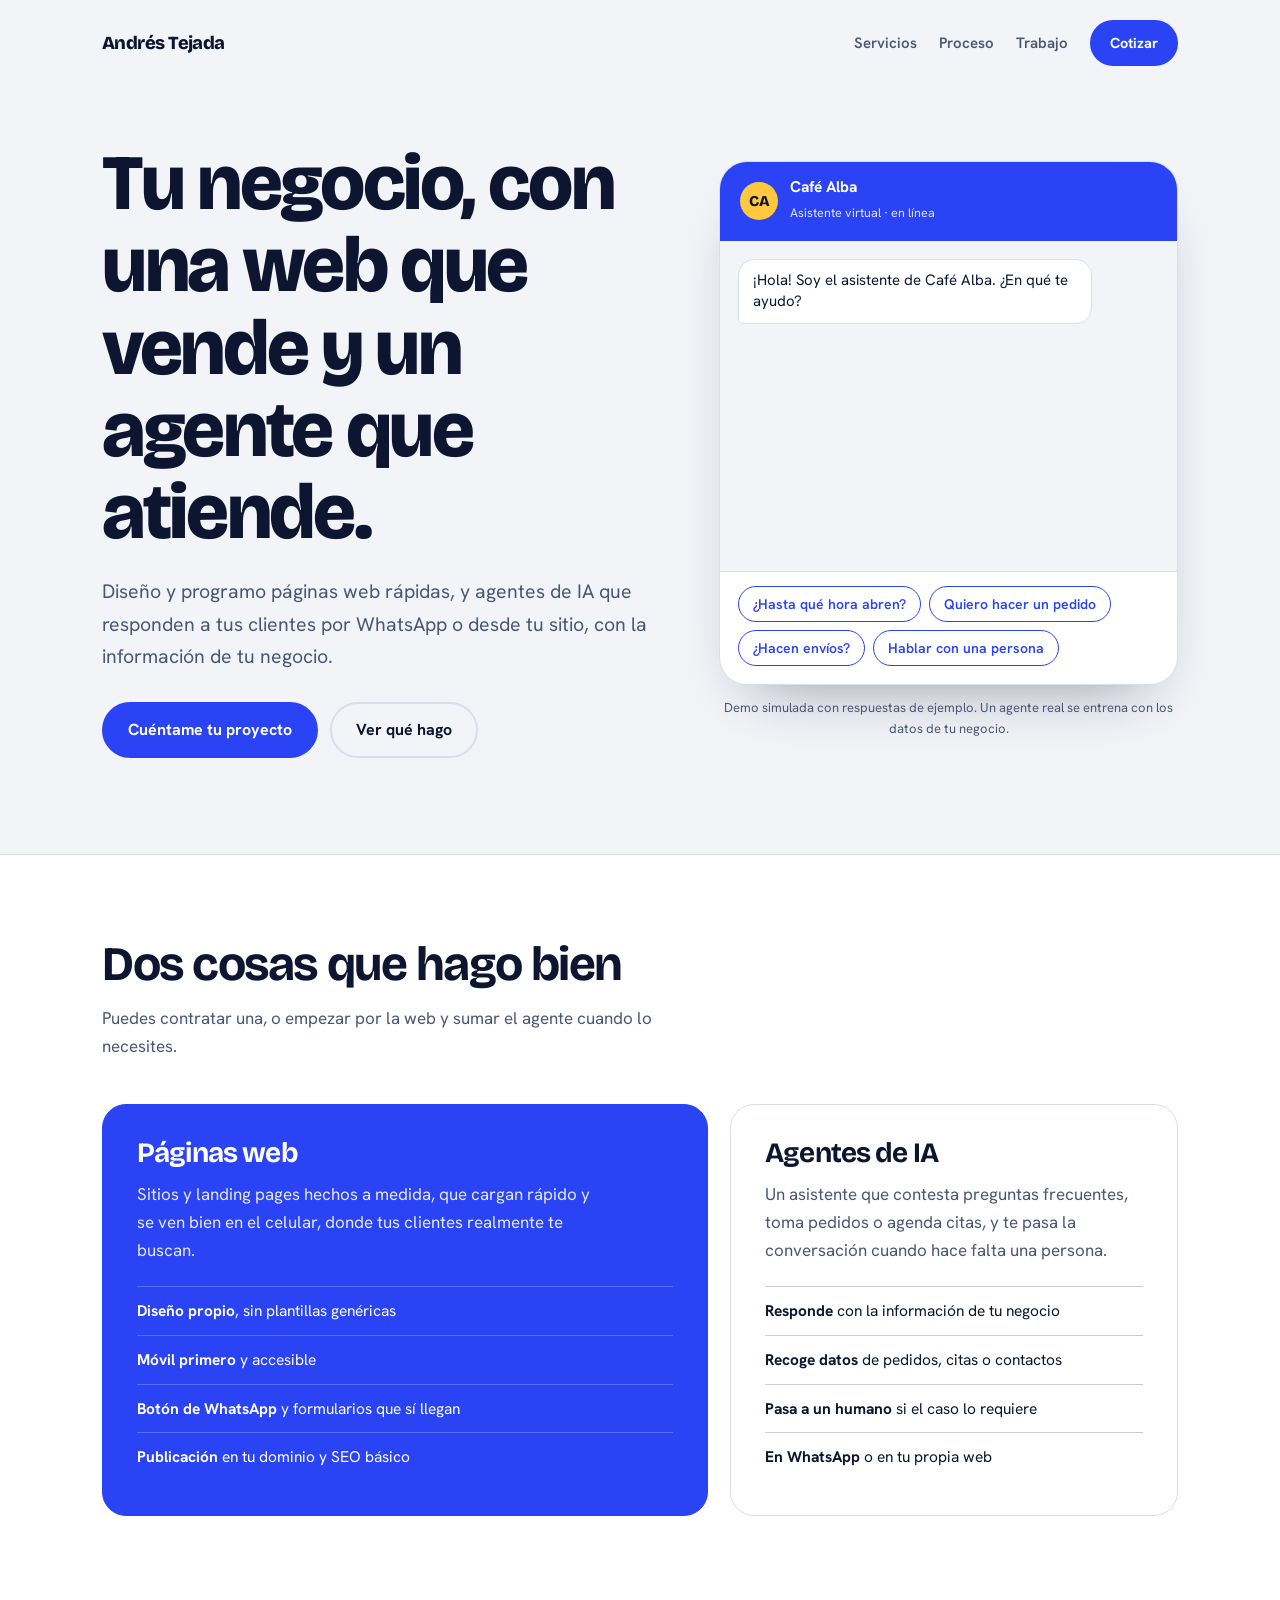
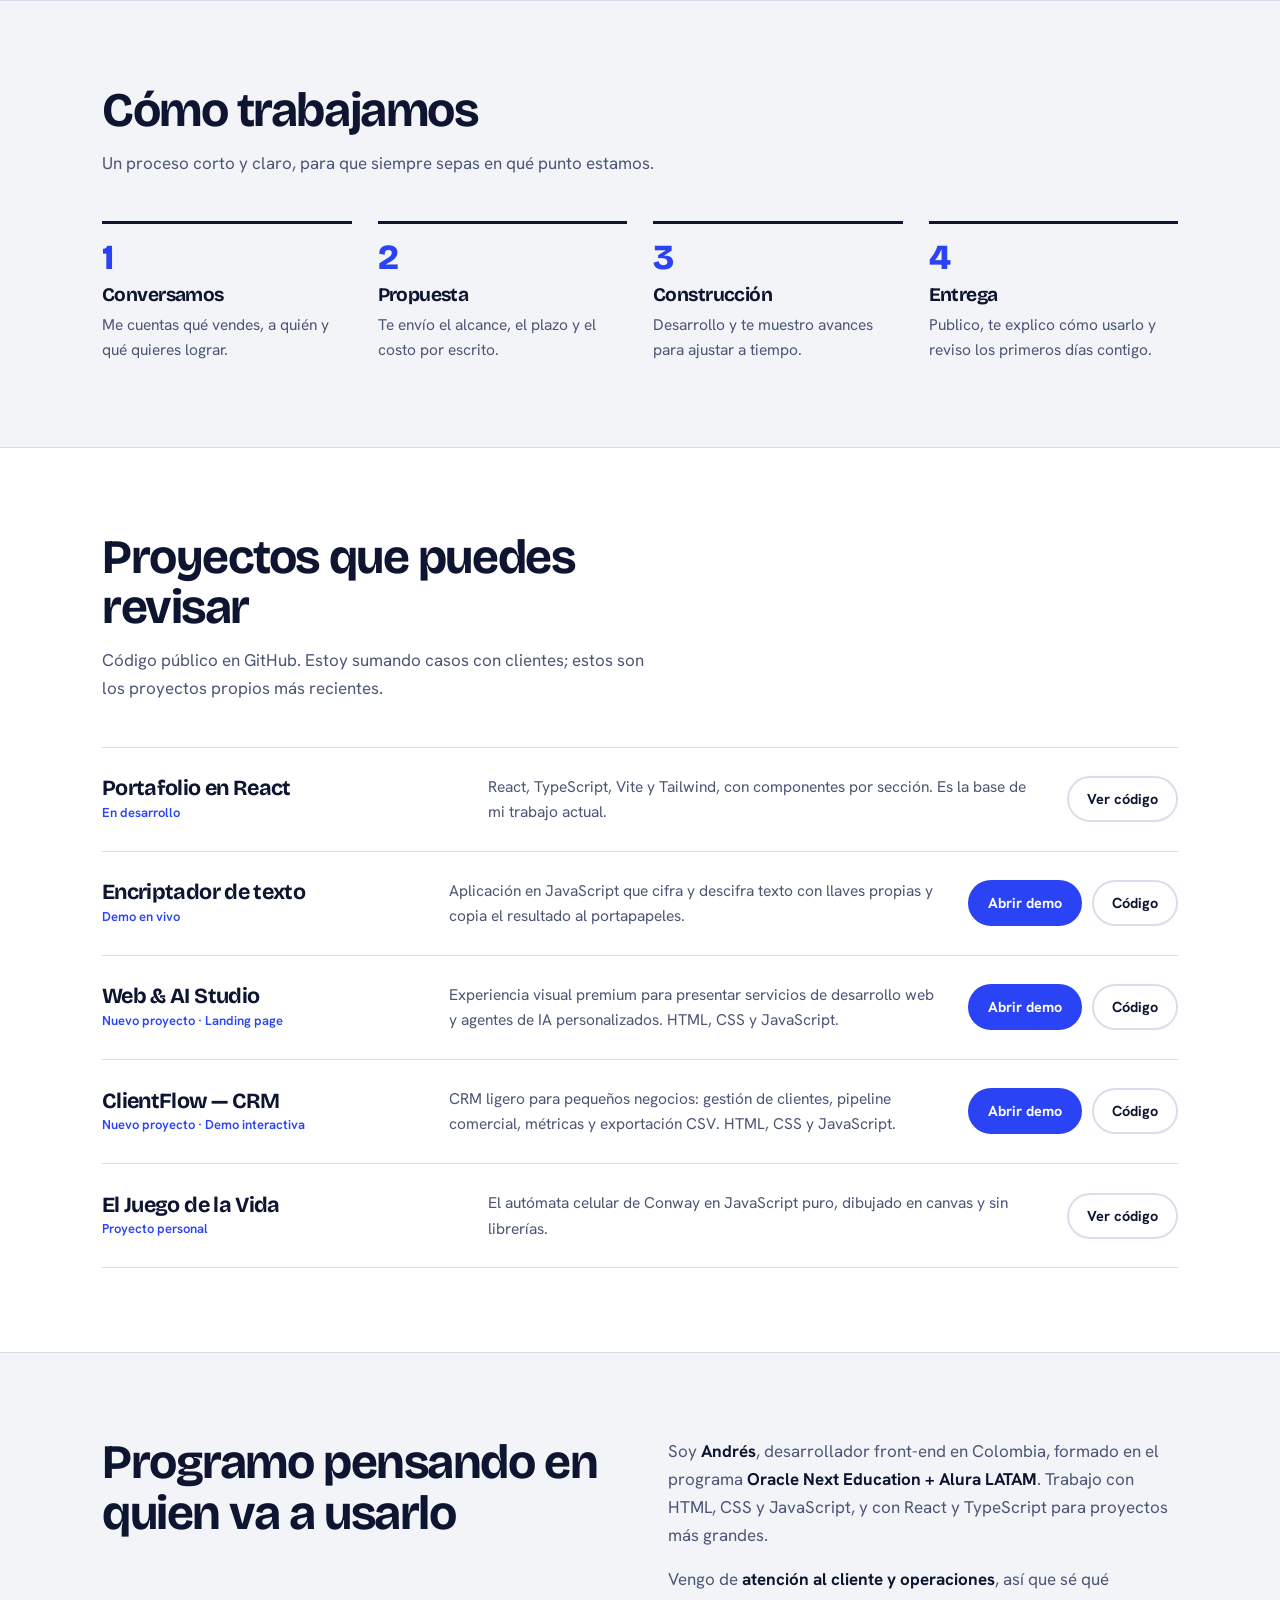
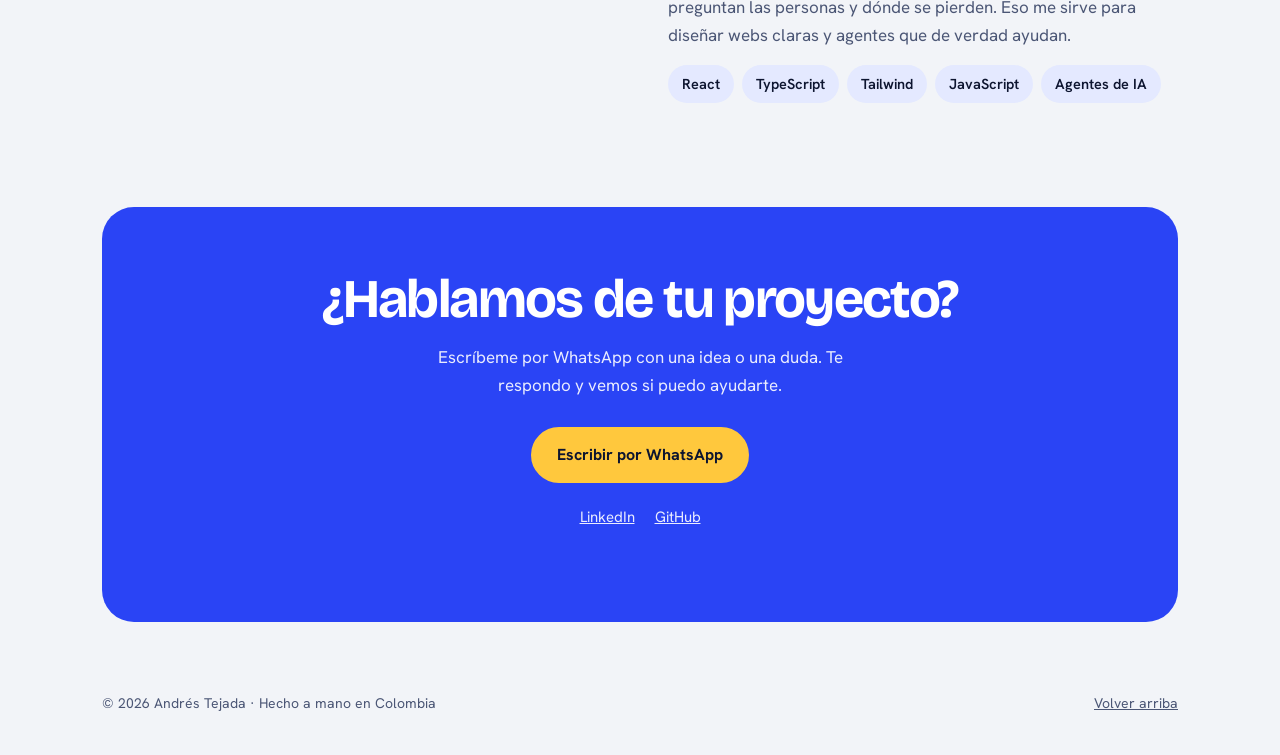
<file: index.html>
<!DOCTYPE html>
<html lang="es-CO">
<head>
<meta charset="UTF-8">
<meta name="viewport" content="width=device-width, initial-scale=1">
<title>Andrés Tejada — Páginas web y agentes de IA para tu negocio</title>
<meta name="description" content="Creo páginas web rápidas y agentes de IA que atienden a tus clientes por WhatsApp o en tu sitio. Desarrollador front-end en Colombia.">
<meta name="author" content="Andrés Tejada">
<meta name="theme-color" content="#2A44F5">
<link rel="canonical" href="https://www.andrestejada.com/">
<meta property="og:type" content="website">
<meta property="og:locale" content="es_CO">
<meta property="og:title" content="Andrés Tejada — Páginas web y agentes de IA">
<meta property="og:description" content="Sitios web rápidos y asistentes de IA que atienden a tus clientes. Desarrollo a medida desde Colombia.">
<meta property="og:url" content="https://www.andrestejada.com/">
<link rel="icon" href="data:image/svg+xml,<svg xmlns='http://www.w3.org/2000/svg' viewBox='0 0 100 100'><rect width='100' height='100' rx='24' fill='%232A44F5'/><text x='50' y='71' font-size='58' font-family='system-ui,sans-serif' font-weight='800' text-anchor='middle' fill='white'>A</text></svg>">
<link rel="preconnect" href="https://fonts.googleapis.com">
<link rel="preconnect" href="https://fonts.gstatic.com" crossorigin>
<link href="https://fonts.googleapis.com/css2?family=Bricolage+Grotesque:opsz,wght@12..96,500;12..96,700;12..96,800&family=Hanken+Grotesk:wght@400;500;600;700&display=swap" rel="stylesheet">
<script type="application/ld+json">
{"@context":"https://schema.org","@type":"ProfessionalService","name":"Andrés Tejada","url":"https://www.andrestejada.com/","areaServed":"Colombia","description":"Desarrollo de páginas web y agentes de IA personalizados.","knowsAbout":["React","TypeScript","Desarrollo web","Agentes de IA"],"sameAs":["https://github.com/Metzeldor","https://www.linkedin.com/in/metzeldor/"]}
</script>
<style>
:root{
  --bg:#F2F4F8;--ink:#0D1530;--muted:#4B5675;--card:#FFFFFF;--line:#D9DEEA;
  --blue:#2A44F5;--on-blue:#FFFFFF;--sun:#FFC83D;--soft:#E4E9FF;
  --display:"Bricolage Grotesque",ui-sans-serif,system-ui,sans-serif;
  --body:"Hanken Grotesk",ui-sans-serif,system-ui,-apple-system,"Segoe UI",Roboto,sans-serif;
  --ease:cubic-bezier(.22,.61,.36,1);
}
@media (prefers-color-scheme:dark){
  :root{--bg:#0B1020;--ink:#EEF1FA;--muted:#9BA7C6;--card:#131A33;--line:#27315A;--blue:#8394FF;--on-blue:#0B1020;--soft:#1B2550}
}
*,*::before,*::after{box-sizing:border-box}
html{scroll-behavior:smooth;-webkit-text-size-adjust:100%}
body{margin:0;background:var(--bg);color:var(--ink);font:400 17px/1.65 var(--body);-webkit-font-smoothing:antialiased}
h1,h2,h3{font-family:var(--display);margin:0;line-height:1.05;letter-spacing:-.03em}
p{margin:0}a{color:inherit}
:focus-visible{outline:3px solid var(--blue);outline-offset:3px;border-radius:6px}
.wrap{max-width:1120px;margin-inline:auto;padding-inline:22px}
.skip{position:absolute;left:-9999px;background:var(--blue);color:var(--on-blue);padding:10px 16px;z-index:50}
.skip:focus{left:0;top:0}

/* Nav */
.nav{display:flex;align-items:center;gap:22px;padding-block:20px}
.brand{font:800 1.15rem var(--display);text-decoration:none;letter-spacing:-.03em;margin-right:auto}
.nav a.l{text-decoration:none;color:var(--muted);font-weight:600;font-size:15px}
.nav a.l:hover{color:var(--ink)}
@media(max-width:640px){.nav a.l{display:none}}
.btn{display:inline-flex;align-items:center;gap:8px;padding:13px 24px;border-radius:999px;font-weight:700;font-size:16px;text-decoration:none;border:2px solid var(--blue);transition:transform .2s var(--ease),background .2s}
.btn.p{background:var(--blue);color:var(--on-blue)}
.btn.p:hover{transform:translateY(-2px)}
.btn.g{color:var(--ink);border-color:var(--line);background:transparent}
.btn.g:hover{border-color:var(--ink)}
.btn.sm{padding:9px 18px;font-size:14.5px}

/* Hero */
.hero{display:grid;grid-template-columns:1.1fr .9fr;gap:56px;align-items:center;padding-block:56px 96px}
@media(max-width:900px){.hero{grid-template-columns:1fr;gap:44px;padding-block:28px 72px}}
h1{font-size:clamp(2.6rem,6.4vw,4.9rem);font-weight:800;margin-bottom:22px}
.lede{font-size:clamp(1.05rem,1.8vw,1.22rem);color:var(--muted);max-width:50ch;margin-bottom:30px}
.cta{display:flex;flex-wrap:wrap;gap:12px}
.hero-copy>*{animation:up .7s var(--ease) both}
.hero-copy>:nth-child(2){animation-delay:.08s}.hero-copy>:nth-child(3){animation-delay:.16s}
.hero-chat{animation:up .8s .25s var(--ease) both}
@keyframes up{from{opacity:0;transform:translateY(18px)}}

/* Demo de chat */
.phone{background:var(--card);border:1px solid var(--line);border-radius:28px;overflow:hidden;box-shadow:0 30px 60px -34px rgba(13,21,48,.45)}
.ph-top{display:flex;align-items:center;gap:12px;padding:16px 20px;background:var(--blue);color:var(--on-blue)}
.ava{width:38px;height:38px;border-radius:50%;background:var(--sun);color:#0D1530;display:grid;place-items:center;font:800 15px var(--display);flex:none}
.ph-top b{display:block;font-size:15.5px;line-height:1.2}
.ph-top small{font-size:12.5px;opacity:.85}
.log{height:330px;overflow-y:auto;padding:18px;display:flex;flex-direction:column;gap:10px;background:var(--bg)}
.m{max-width:84%;padding:10px 14px;border-radius:16px;font-size:15px;line-height:1.45;animation:pop .25s var(--ease)}
.m.bot{background:var(--card);border:1px solid var(--line);border-bottom-left-radius:4px;align-self:flex-start}
.m.me{background:var(--soft);border-bottom-right-radius:4px;align-self:flex-end}
.m.typing{display:flex;gap:5px;padding:14px}
.m.typing i{width:7px;height:7px;border-radius:50%;background:var(--muted);animation:blink 1s infinite}
.m.typing i:nth-child(2){animation-delay:.15s}.m.typing i:nth-child(3){animation-delay:.3s}
@keyframes blink{50%{opacity:.25}}
@keyframes pop{from{opacity:0;transform:translateY(6px)}}
.quick{display:flex;flex-wrap:wrap;gap:8px;padding:14px 18px 18px;border-top:1px solid var(--line)}
.quick button{font:600 14px var(--body);padding:8px 14px;border-radius:999px;border:1.5px solid var(--blue);background:transparent;color:var(--blue);cursor:pointer;transition:background .2s}
.quick button:hover:not(:disabled){background:var(--soft)}
.quick button:disabled{opacity:.45;cursor:default}
.note{font-size:13px;color:var(--muted);margin-top:12px;text-align:center}

/* Secciones */
section{padding-block:84px}
@media(max-width:640px){section{padding-block:60px}}
h2{font-size:clamp(1.9rem,4.2vw,3rem);margin-bottom:14px;max-width:20ch}
.sub{color:var(--muted);max-width:56ch;margin-bottom:44px}
.alt{background:var(--card);border-block:1px solid var(--line)}

/* Servicios: dos paneles de peso distinto */
.svc{display:grid;grid-template-columns:1.15fr .85fr;gap:22px}
@media(max-width:860px){.svc{grid-template-columns:1fr}}
.panel{border-radius:24px;padding:34px;border:1px solid var(--line);background:var(--card)}
.panel.web{background:var(--blue);color:var(--on-blue);border-color:var(--blue)}
.panel h3{font-size:1.75rem;margin-bottom:12px}
.panel>p{opacity:.88;margin-bottom:22px;max-width:46ch}
.panel:not(.web)>p{color:var(--muted);opacity:1}
.panel ul{list-style:none;margin:0;padding:0}
.panel li{padding:11px 0;border-top:1px solid color-mix(in srgb,currentColor 22%,transparent);font-size:15.5px}
.panel li b{font-weight:700}

/* Proceso */
.steps{list-style:none;margin:0;padding:0;display:grid;grid-template-columns:repeat(4,1fr);gap:26px;counter-reset:s}
@media(max-width:860px){.steps{grid-template-columns:1fr 1fr}}
@media(max-width:520px){.steps{grid-template-columns:1fr}}
.steps li{counter-increment:s;border-top:3px solid var(--ink);padding-top:16px}
.steps li::before{content:counter(s);font:800 2.2rem var(--display);color:var(--blue);display:block;line-height:1;margin-bottom:10px}
.steps h3{font-size:1.2rem;margin-bottom:6px}
.steps p{color:var(--muted);font-size:15.5px}

/* Trabajo */
.work{display:grid;gap:0;border-top:1px solid var(--line)}
.row{display:grid;grid-template-columns:1.3fr 2fr auto;gap:26px;align-items:center;padding:26px 0;border-bottom:1px solid var(--line)}
@media(max-width:760px){.row{grid-template-columns:1fr;gap:12px}}
.row h3{font-size:1.35rem}
.row small{display:block;font:600 13px var(--body);color:var(--blue);margin-top:4px}
.row p{color:var(--muted);font-size:15.5px}
.links{display:flex;gap:10px;flex-wrap:wrap}

/* Sobre mí */
.about{display:grid;grid-template-columns:1fr 1fr;gap:56px;align-items:start}
@media(max-width:860px){.about{grid-template-columns:1fr;gap:28px}}
.about p{color:var(--muted);margin-bottom:16px;max-width:56ch}
.about p strong{color:var(--ink)}
.tags{display:flex;flex-wrap:wrap;gap:8px;margin-top:6px}
.tags span{padding:7px 14px;border-radius:999px;background:var(--soft);font-weight:600;font-size:14.5px}

/* Contacto */
.contact{background:var(--blue);color:var(--on-blue);text-align:center;border-radius:32px;padding:64px 24px;margin-block:20px 70px}
.contact h2{max-width:none;margin-inline:auto;font-size:clamp(2rem,5vw,3.4rem)}
.contact p{max-width:48ch;margin:0 auto 28px;opacity:.9}
.contact .btn{background:var(--sun);color:#0D1530;border-color:var(--sun)}
.contact .alts{margin-top:22px;font-size:15px;opacity:.9}
.contact .alts a{margin-inline:10px}
footer{padding-block:0 40px;font-size:14px;color:var(--muted);display:flex;flex-wrap:wrap;gap:12px;justify-content:space-between}
@media(prefers-reduced-motion:reduce){*{animation:none!important;transition:none!important}html{scroll-behavior:auto}}
</style>
</head>
<body>
<a class="skip" href="#main">Saltar al contenido</a>

<div class="wrap">
  <header class="nav">
    <a class="brand" href="#top">Andrés Tejada</a>
    <a class="l" href="#servicios">Servicios</a>
    <a class="l" href="#proceso">Proceso</a>
    <a class="l" href="#trabajo">Trabajo</a>
    <a class="btn p sm" href="#contacto">Cotizar</a>
  </header>

  <main id="main">
    <!-- HERO -->
    <div class="hero" id="top">
      <div class="hero-copy">
        <h1>Tu negocio, con una web que vende y un agente que atiende.</h1>
        <p class="lede">Diseño y programo páginas web rápidas, y agentes de IA que responden a tus clientes por WhatsApp o desde tu sitio, con la información de tu negocio.</p>
        <div class="cta">
          <a class="btn p" href="#contacto">Cuéntame tu proyecto</a>
          <a class="btn g" href="#servicios">Ver qué hago</a>
        </div>
      </div>

      <div class="hero-chat">
        <div class="phone">
          <div class="ph-top">
            <span class="ava" aria-hidden="true">CA</span>
            <span><b>Café Alba</b><small>Asistente virtual · en línea</small></span>
          </div>
          <div class="log" id="log" role="log" aria-live="polite" aria-label="Conversación de demostración">
            <div class="m bot">¡Hola! Soy el asistente de Café Alba. ¿En qué te ayudo?</div>
          </div>
          <div class="quick" id="quick">
            <button data-k="h">¿Hasta qué hora abren?</button>
            <button data-k="p">Quiero hacer un pedido</button>
            <button data-k="e">¿Hacen envíos?</button>
            <button data-k="x">Hablar con una persona</button>
          </div>
        </div>
        <p class="note">Demo simulada con respuestas de ejemplo. Un agente real se entrena con los datos de tu negocio.</p>
      </div>
    </div>
  </main>
</div>

<section class="alt" id="servicios">
  <div class="wrap">
    <h2>Dos cosas que hago bien</h2>
    <p class="sub">Puedes contratar una, o empezar por la web y sumar el agente cuando lo necesites.</p>
    <div class="svc">
      <article class="panel web">
        <h3>Páginas web</h3>
        <p>Sitios y landing pages hechos a medida, que cargan rápido y se ven bien en el celular, donde tus clientes realmente te buscan.</p>
        <ul>
          <li><b>Diseño propio</b>, sin plantillas genéricas</li>
          <li><b>Móvil primero</b> y accesible</li>
          <li><b>Botón de WhatsApp</b> y formularios que sí llegan</li>
          <li><b>Publicación</b> en tu dominio y SEO básico</li>
        </ul>
      </article>
      <article class="panel">
        <h3>Agentes de IA</h3>
        <p>Un asistente que contesta preguntas frecuentes, toma pedidos o agenda citas, y te pasa la conversación cuando hace falta una persona.</p>
        <ul>
          <li><b>Responde</b> con la información de tu negocio</li>
          <li><b>Recoge datos</b> de pedidos, citas o contactos</li>
          <li><b>Pasa a un humano</b> si el caso lo requiere</li>
          <li><b>En WhatsApp</b> o en tu propia web</li>
        </ul>
      </article>
    </div>
  </div>
</section>

<section id="proceso">
  <div class="wrap">
    <h2>Cómo trabajamos</h2>
    <p class="sub">Un proceso corto y claro, para que siempre sepas en qué punto estamos.</p>
    <ol class="steps">
      <li><h3>Conversamos</h3><p>Me cuentas qué vendes, a quién y qué quieres lograr.</p></li>
      <li><h3>Propuesta</h3><p>Te envío el alcance, el plazo y el costo por escrito.</p></li>
      <li><h3>Construcción</h3><p>Desarrollo y te muestro avances para ajustar a tiempo.</p></li>
      <li><h3>Entrega</h3><p>Publico, te explico cómo usarlo y reviso los primeros días contigo.</p></li>
    </ol>
  </div>
</section>

<section class="alt" id="trabajo">
  <div class="wrap">
    <h2>Proyectos que puedes revisar</h2>
    <p class="sub">Código público en GitHub. Estoy sumando casos con clientes; estos son los proyectos propios más recientes.</p>
    <div class="work">
      <article class="row">
        <div><h3>Portafolio en React</h3><small>En desarrollo</small></div>
        <p>React, TypeScript, Vite y Tailwind, con componentes por sección. Es la base de mi trabajo actual.</p>
        <div class="links"><a class="btn g sm" href="https://github.com/Metzeldor/pawebv1" target="_blank" rel="noopener noreferrer">Ver código</a></div>
      </article>
      <article class="row">
        <div><h3>Encriptador de texto</h3><small>Demo en vivo</small></div>
        <p>Aplicación en JavaScript que cifra y descifra texto con llaves propias y copia el resultado al portapapeles.</p>
        <div class="links"><a class="btn p sm" href="https://metzeldor.github.io/Encriptador-de-texto-Alura-Challenge/" target="_blank" rel="noopener noreferrer">Abrir demo</a><a class="btn g sm" href="https://github.com/Metzeldor/Encriptador-de-texto-Alura-Challenge" target="_blank" rel="noopener noreferrer">Código</a></div>
      </article>
      <article class="row">
        <div><h3>Web & AI Studio</h3><small>Nuevo proyecto · Landing page</small></div>
        <p>Experiencia visual premium para presentar servicios de desarrollo web y agentes de IA personalizados. HTML, CSS y JavaScript.</p>
        <div class="links"><a class="btn p sm" href="./studio/">Abrir demo</a><a class="btn g sm" href="https://github.com/Metzeldor/Portafolio/tree/main/studio" target="_blank" rel="noopener noreferrer">Código</a></div>
      </article>
      <article class="row">
        <div><h3>ClientFlow — CRM</h3><small>Nuevo proyecto · Demo interactiva</small></div>
        <p>CRM ligero para pequeños negocios: gestión de clientes, pipeline comercial, métricas y exportación CSV. HTML, CSS y JavaScript.</p>
        <div class="links"><a class="btn p sm" href="./clientflow/">Abrir demo</a><a class="btn g sm" href="https://github.com/Metzeldor/Portafolio/tree/main/clientflow" target="_blank" rel="noopener noreferrer">Código</a></div>
      </article>
      <article class="row">
        <div><h3>El Juego de la Vida</h3><small>Proyecto personal</small></div>
        <p>El autómata celular de Conway en JavaScript puro, dibujado en canvas y sin librerías.</p>
        <div class="links"><a class="btn g sm" href="https://github.com/Metzeldor/el-juego-de-la-vida" target="_blank" rel="noopener noreferrer">Ver código</a></div>
      </article>
    </div>
  </div>
</section>

<section id="sobre-mi">
  <div class="wrap about">
    <div>
      <h2>Programo pensando en quien va a usarlo</h2>
    </div>
    <div>
      <p>Soy <strong>Andrés</strong>, desarrollador front-end en Colombia, formado en el programa <strong>Oracle Next Education + Alura LATAM</strong>. Trabajo con HTML, CSS y JavaScript, y con React y TypeScript para proyectos más grandes.</p>
      <p>Vengo de <strong>atención al cliente y operaciones</strong>, así que sé qué preguntan las personas y dónde se pierden. Eso me sirve para diseñar webs claras y agentes que de verdad ayudan.</p>
      <div class="tags"><span>React</span><span>TypeScript</span><span>Tailwind</span><span>JavaScript</span><span>Agentes de IA</span></div>
    </div>
  </div>
</section>

<div class="wrap">
  <section class="contact" id="contacto">
    <h2>¿Hablamos de tu proyecto?</h2>
    <p>Escríbeme por WhatsApp con una idea o una duda. Te respondo y vemos si puedo ayudarte.</p>
    <a class="btn" href="https://wa.me/573028445004?text=Hola%20Andr%C3%A9s%2C%20vi%20tu%20p%C3%A1gina%20y%20quiero%20cotizar%20un%20proyecto." target="_blank" rel="noopener noreferrer">Escribir por WhatsApp</a>
    <p class="alts"><a href="https://www.linkedin.com/in/metzeldor/" target="_blank" rel="noopener noreferrer">LinkedIn</a><a href="https://github.com/Metzeldor" target="_blank" rel="noopener noreferrer">GitHub</a></p>
  </section>
  <footer><span>© <span id="yr">2026</span> Andrés Tejada · Hecho a mano en Colombia</span><a href="#top">Volver arriba</a></footer>
</div>

<script>
(function(){
  var R={
    h:["¿Hasta qué hora abren?","Abrimos de lunes a sábado de 7 a. m. a 7 p. m., y los domingos de 8 a. m. a 2 p. m."],
    p:["Quiero hacer un pedido","Con gusto. ¿Qué te provoca hoy: café en grano, molido o una bebida para llevar?"],
    e:["¿Hacen envíos?","Sí, enviamos en la ciudad el mismo día si pides antes de las 3 p. m. Para otras ciudades, el envío sale al día siguiente."],
    x:["Hablar con una persona","Claro. Te paso con alguien del equipo; ya le dejé tu consulta para que no repitas nada."]
  };
  var log=document.getElementById("log"),q=document.getElementById("quick"),btns=q.querySelectorAll("button");
  var slow=!(window.matchMedia&&matchMedia("(prefers-reduced-motion: reduce)").matches);
  function add(t,c){var d=document.createElement("div");d.className="m "+c;d.textContent=t;log.appendChild(d);log.scrollTop=log.scrollHeight;return d}
  function lock(v){btns.forEach(function(b){b.disabled=v})}
  q.addEventListener("click",function(e){
    var b=e.target.closest("button");if(!b||b.disabled)return;
    var r=R[b.dataset.k];lock(true);add(r[0],"me");
    var t=document.createElement("div");t.className="m bot typing";t.innerHTML="<i></i><i></i><i></i>";
    log.appendChild(t);log.scrollTop=log.scrollHeight;
    setTimeout(function(){t.remove();add(r[1],"bot");lock(false)},slow?950:0);
  });
  document.getElementById("yr").textContent=new Date().getFullYear();
})();
</script>
</body>
</html>
</file>
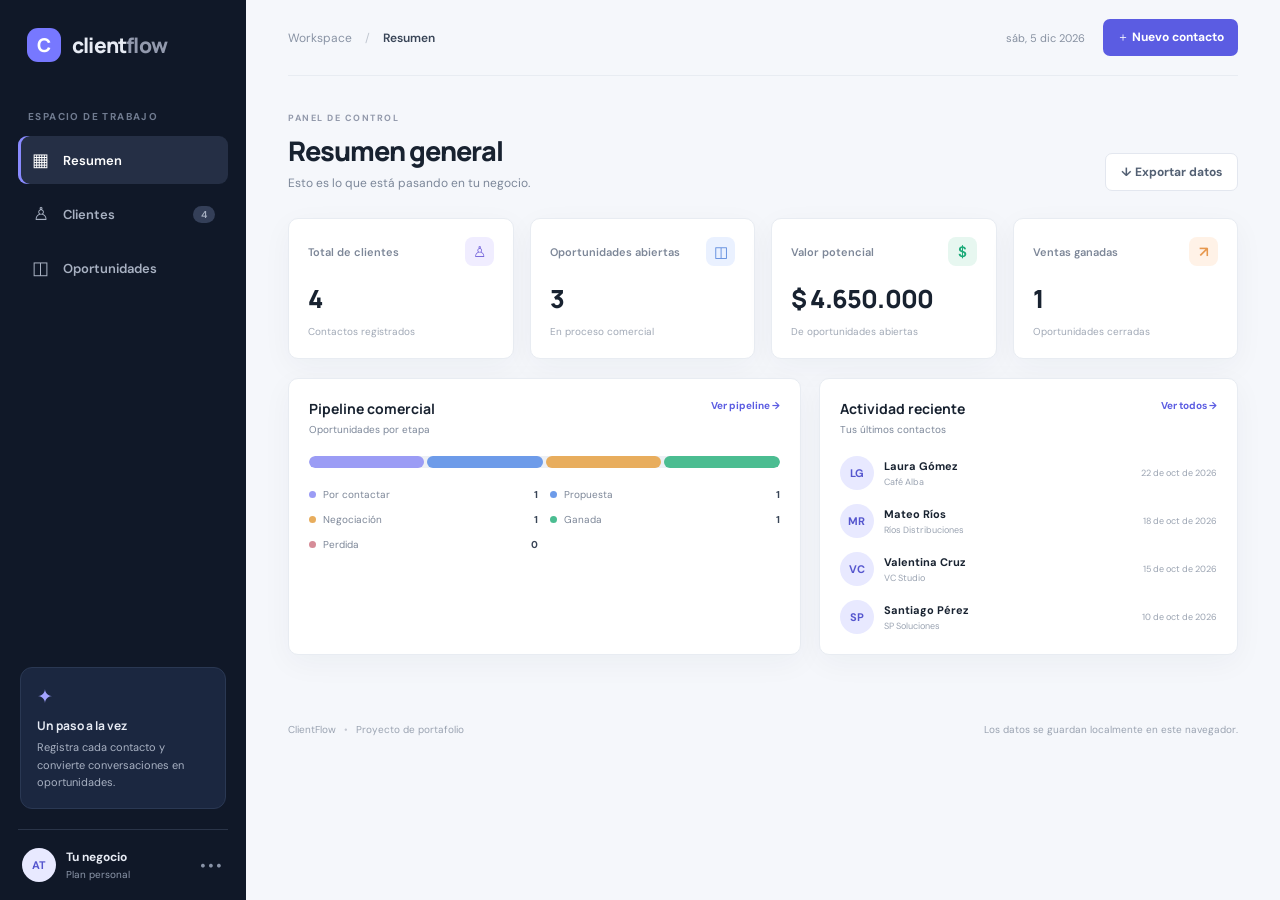
<file: clientflow/index.html>
<!doctype html>
<html lang="es">
<head>
  <meta charset="UTF-8">
  <meta name="viewport" content="width=device-width, initial-scale=1">
  <meta name="theme-color" content="#101828">
  <meta name="description" content="ClientFlow: CRM ligero para organizar clientes, oportunidades y seguimientos comerciales.">
  <title>ClientFlow — CRM para negocios</title>
  <link rel="preconnect" href="https://fonts.googleapis.com">
  <link rel="preconnect" href="https://fonts.gstatic.com" crossorigin>
  <link href="https://fonts.googleapis.com/css2?family=DM+Sans:wght@400;500;600;700&family=Manrope:wght@500;600;700;800&display=swap" rel="stylesheet">
  <link rel="stylesheet" href="./styles.css">
</head>
<body>
  <div class="app-shell">
    <aside class="sidebar" id="sidebar">
      <a class="brand" href="#" aria-label="ClientFlow inicio"><span class="brand-mark">C</span><span>client<span class="brand-light">flow</span></span></a>
      <div class="workspace-label">ESPACIO DE TRABAJO</div>
      <nav class="nav" aria-label="Navegación principal">
        <a class="nav-link active" href="#overview" data-view="overview"><span class="nav-icon">▦</span> Resumen</a>
        <a class="nav-link" href="#clients" data-view="clients"><span class="nav-icon">♙</span> Clientes <span class="nav-count" id="client-nav-count">0</span></a>
        <a class="nav-link" href="#pipeline" data-view="pipeline"><span class="nav-icon">◫</span> Oportunidades</a>
      </nav>
      <div class="sidebar-bottom">
        <div class="tip-card"><span class="tip-icon">✦</span><strong>Un paso a la vez</strong><p>Registra cada contacto y convierte conversaciones en oportunidades.</p></div>
        <div class="profile"><div class="avatar">AT</div><div><strong>Tu negocio</strong><small>Plan personal</small></div><span class="profile-dots">•••</span></div>
      </div>
    </aside>

    <main class="main">
      <header class="topbar">
        <button class="mobile-menu icon-button" id="menu-toggle" aria-label="Abrir menú">☰</button>
        <div class="breadcrumb">Workspace <span>/</span> <strong id="breadcrumb-current">Resumen</strong></div>
        <div class="top-actions"><span class="today" id="today-label"></span><button class="button button-primary button-small" id="add-top">＋ Nuevo contacto</button></div>
      </header>

      <section class="view active-view" id="view-overview">
        <div class="page-heading"><div><div class="eyebrow">PANEL DE CONTROL</div><h1>Resumen general</h1><p class="muted">Esto es lo que está pasando en tu negocio.</p></div><button class="button button-outline" id="export-csv">↓ Exportar datos</button></div>
        <div class="stat-grid">
          <article class="stat-card"><div class="stat-top"><span>Total de clientes</span><span class="stat-icon violet">♙</span></div><strong class="stat-number" id="stat-clients">0</strong><span class="stat-foot">Contactos registrados</span></article>
          <article class="stat-card"><div class="stat-top"><span>Oportunidades abiertas</span><span class="stat-icon blue">◫</span></div><strong class="stat-number" id="stat-open">0</strong><span class="stat-foot">En proceso comercial</span></article>
          <article class="stat-card"><div class="stat-top"><span>Valor potencial</span><span class="stat-icon green">$</span></div><strong class="stat-number" id="stat-value">$0</strong><span class="stat-foot">De oportunidades abiertas</span></article>
          <article class="stat-card"><div class="stat-top"><span>Ventas ganadas</span><span class="stat-icon orange">↗</span></div><strong class="stat-number" id="stat-won">0</strong><span class="stat-foot">Oportunidades cerradas</span></article>
        </div>
        <div class="content-grid">
          <article class="panel pipeline-panel"><div class="panel-heading"><div><h2>Pipeline comercial</h2><p class="muted">Oportunidades por etapa</p></div><a href="#pipeline" class="text-link" data-view="pipeline">Ver pipeline →</a></div><div id="pipeline-summary" class="pipeline-summary"></div><div class="pipeline-legend" id="pipeline-legend"></div></article>
          <article class="panel"><div class="panel-heading"><div><h2>Actividad reciente</h2><p class="muted">Tus últimos contactos</p></div><a href="#clients" class="text-link" data-view="clients">Ver todos →</a></div><div id="recent-list" class="recent-list"></div></article>
        </div>
        <article class="panel getting-started" id="getting-started"><div class="start-icon">✦</div><div><h2>Empieza a organizar tus ventas</h2><p class="muted">Agrega tu primer contacto, crea una oportunidad y registra el siguiente paso comercial.</p></div><button class="button button-primary" id="start-add">＋ Agregar primer cliente</button></article>
      </section>

      <section class="view" id="view-clients">
        <div class="page-heading"><div><div class="eyebrow">RELACIONES</div><h1>Clientes</h1><p class="muted">Administra tus contactos y mantén el seguimiento al día.</p></div><button class="button button-primary" id="add-client">＋ Nuevo contacto</button></div>
        <div class="panel table-panel"><div class="table-toolbar"><div class="search-wrap"><span>⌕</span><input id="client-search" type="search" placeholder="Buscar por nombre, empresa o correo…" aria-label="Buscar clientes"></div><select id="client-filter" aria-label="Filtrar clientes"><option value="all">Todos los contactos</option><option value="lead">Prospectos</option><option value="customer">Clientes</option></select></div><div class="table-scroll"><table><thead><tr><th>CONTACTO</th><th>EMPRESA</th><th>ESTADO</th><th>TELÉFONO</th><th>REGISTRO</th><th></th></tr></thead><tbody id="clients-table"></tbody></table></div><div class="empty-state hidden" id="clients-empty"><span>♙</span><strong>Aún no hay contactos</strong><p>Agrega tu primer cliente para empezar a organizar tu negocio.</p><button class="button button-primary" id="empty-add">＋ Crear contacto</button></div></div>
      </section>

      <section class="view" id="view-pipeline">
        <div class="page-heading"><div><div class="eyebrow">VENTAS</div><h1>Oportunidades</h1><p class="muted">Visualiza cada negocio desde el primer contacto hasta el cierre.</p></div><button class="button button-primary" id="add-deal">＋ Nueva oportunidad</button></div>
        <div class="pipeline-board" id="pipeline-board"></div>
      </section>

      <footer class="app-footer"><span>ClientFlow <span class="footer-dot">•</span> Proyecto de portafolio</span><span>Los datos se guardan localmente en este navegador.</span></footer>
    </main>
  </div>

  <dialog class="modal" id="client-modal">
    <form id="client-form" method="dialog">
      <div class="modal-heading"><div><div class="eyebrow">AGENDA DE CONTACTOS</div><h2 id="client-modal-title">Nuevo contacto</h2></div><button type="button" class="icon-button close-modal" aria-label="Cerrar">×</button></div>
      <input type="hidden" id="client-id">
      <label>Nombre completo <input id="client-name" required maxlength="80" placeholder="Ej. Laura Gómez"></label>
      <label>Empresa <input id="client-company" maxlength="80" placeholder="Nombre del negocio"></label>
      <div class="form-row"><label>Correo electrónico <input id="client-email" type="email" maxlength="120" placeholder="laura@empresa.com"></label><label>Teléfono <input id="client-phone" type="tel" maxlength="30" placeholder="+57 300 000 0000"></label></div>
      <label>Tipo de contacto <select id="client-status"><option value="lead">Prospecto</option><option value="customer">Cliente</option></select></label>
      <label>Notas <textarea id="client-notes" rows="3" maxlength="500" placeholder="Intereses, necesidades o próximos pasos…"></textarea></label>
      <div class="modal-actions"><button type="button" class="button button-outline close-modal">Cancelar</button><button type="submit" class="button button-primary">Guardar contacto</button></div>
    </form>
  </dialog>

  <dialog class="modal" id="deal-modal">
    <form id="deal-form" method="dialog">
      <div class="modal-heading"><div><div class="eyebrow">GESTIÓN COMERCIAL</div><h2>Nueva oportunidad</h2></div><button type="button" class="icon-button close-modal" aria-label="Cerrar">×</button></div>
      <label>Nombre de la oportunidad <input id="deal-title" required maxlength="100" placeholder="Ej. Sitio web corporativo"></label>
      <label>Cliente <select id="deal-client" required></select></label>
      <div class="form-row"><label>Valor estimado (COP) <input id="deal-value" type="number" min="0" step="1000" required placeholder="1500000"></label><label>Etapa <select id="deal-stage"><option value="lead">Por contactar</option><option value="proposal">Propuesta</option><option value="negotiation">Negociación</option><option value="won">Ganada</option><option value="lost">Perdida</option></select></label></div>
      <label>Fecha estimada de cierre <input id="deal-date" type="date"></label>
      <div class="modal-actions"><button type="button" class="button button-outline close-modal">Cancelar</button><button type="submit" class="button button-primary">Guardar oportunidad</button></div>
    </form>
  </dialog>
  <div class="toast" id="toast" role="status" aria-live="polite"></div>
  <script src="./app.js"></script>
</body>
</html>
</file>
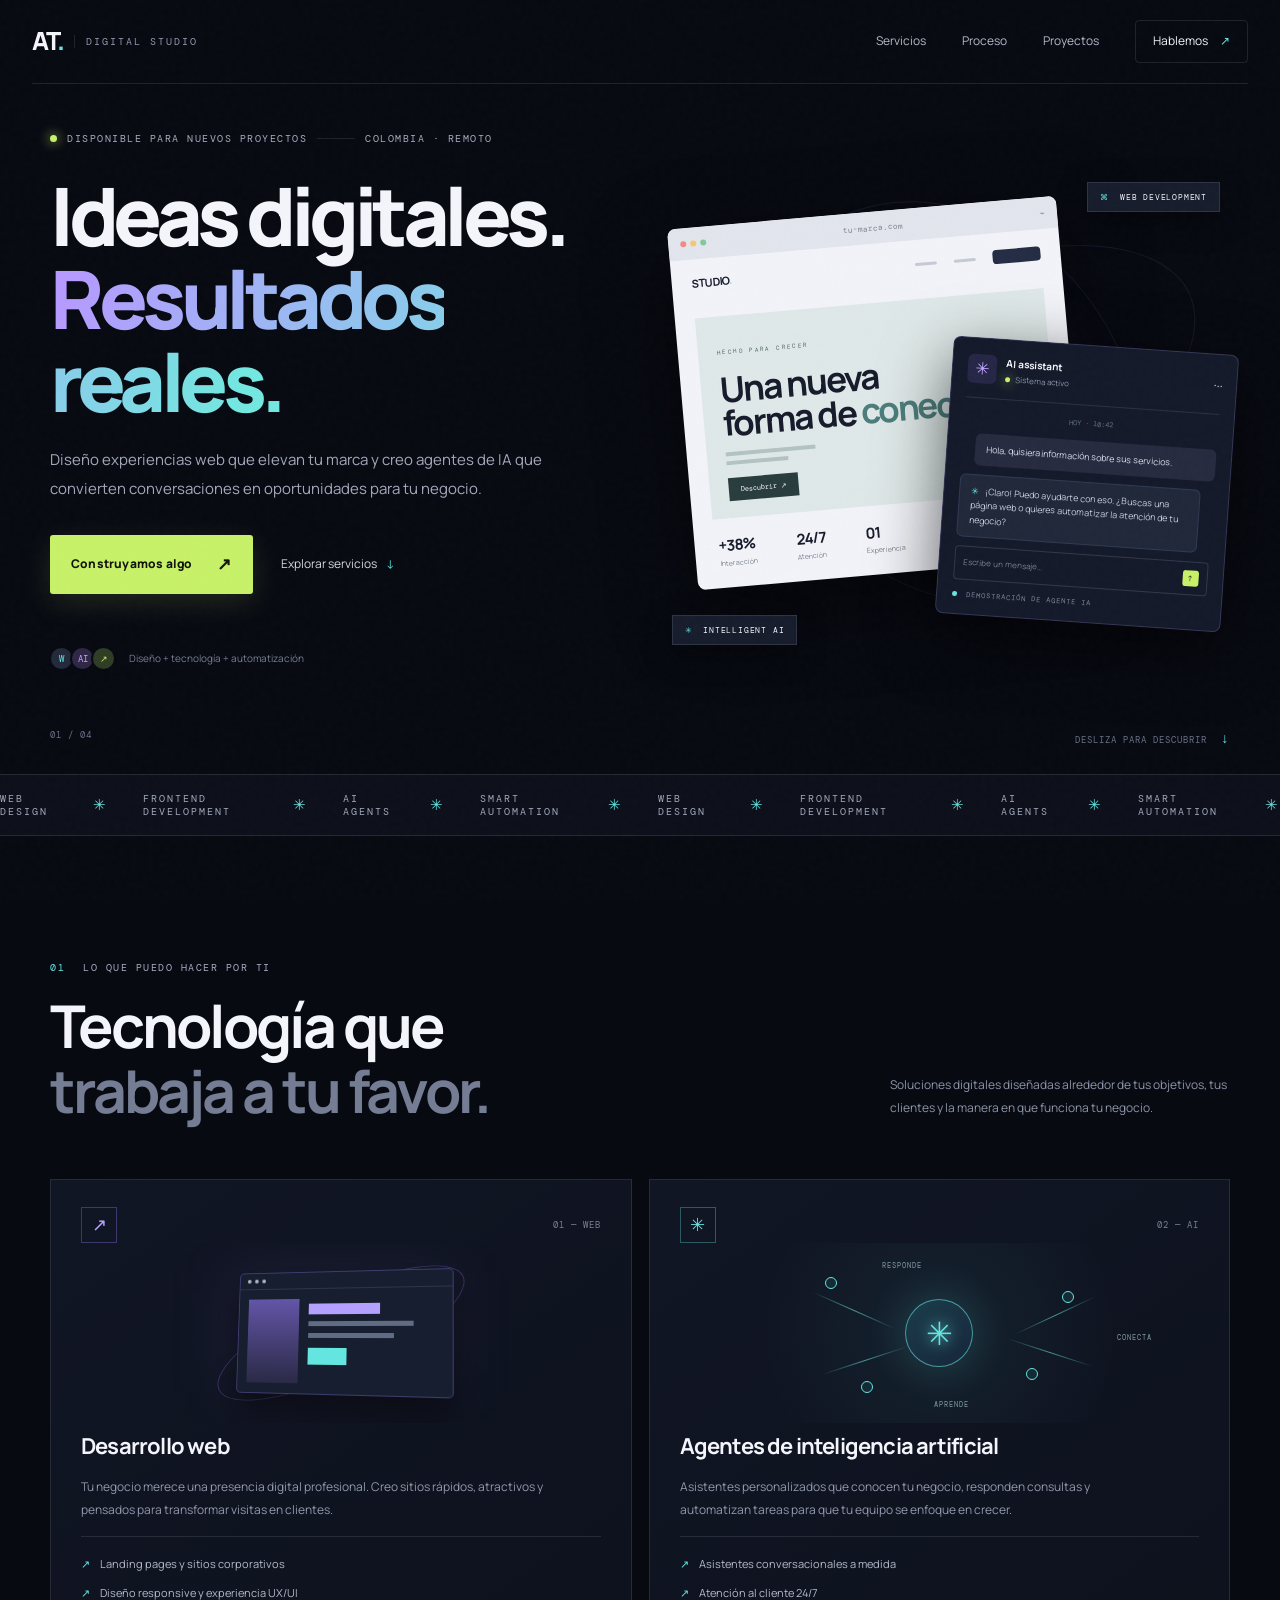
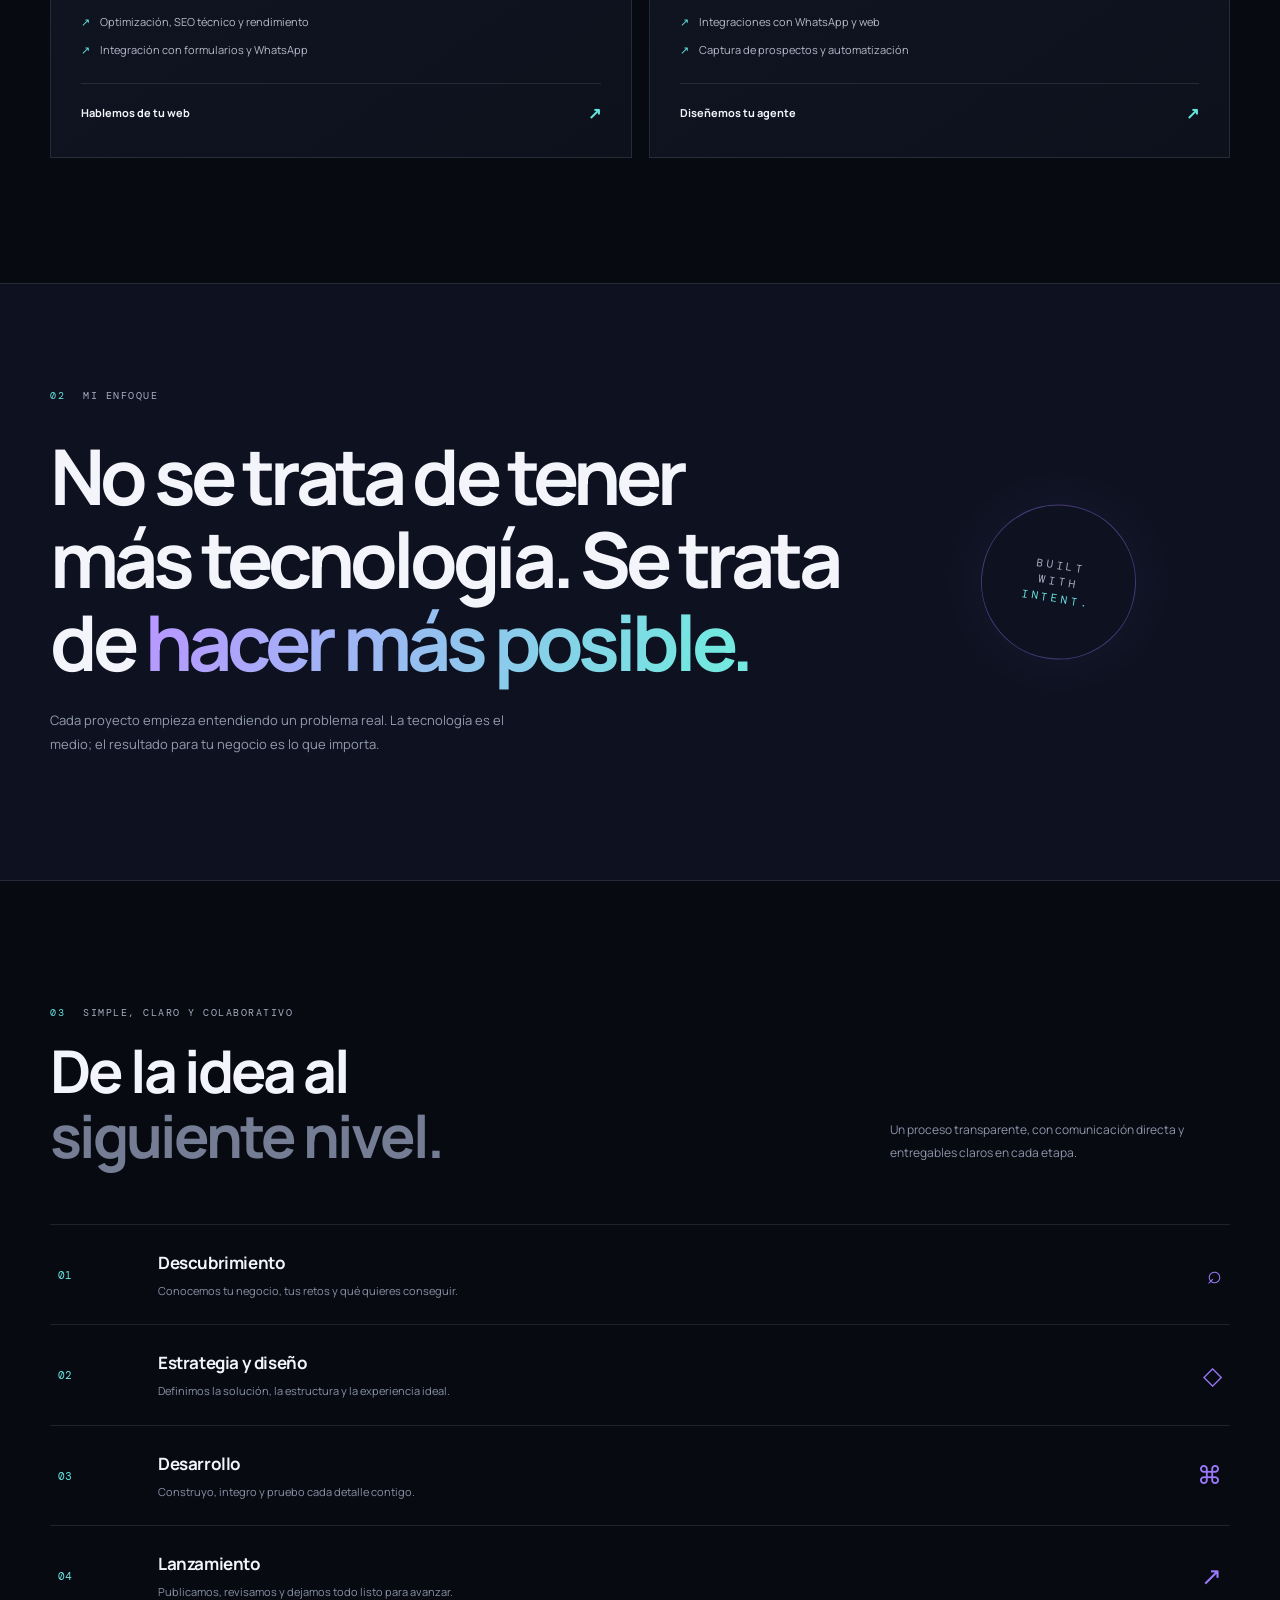
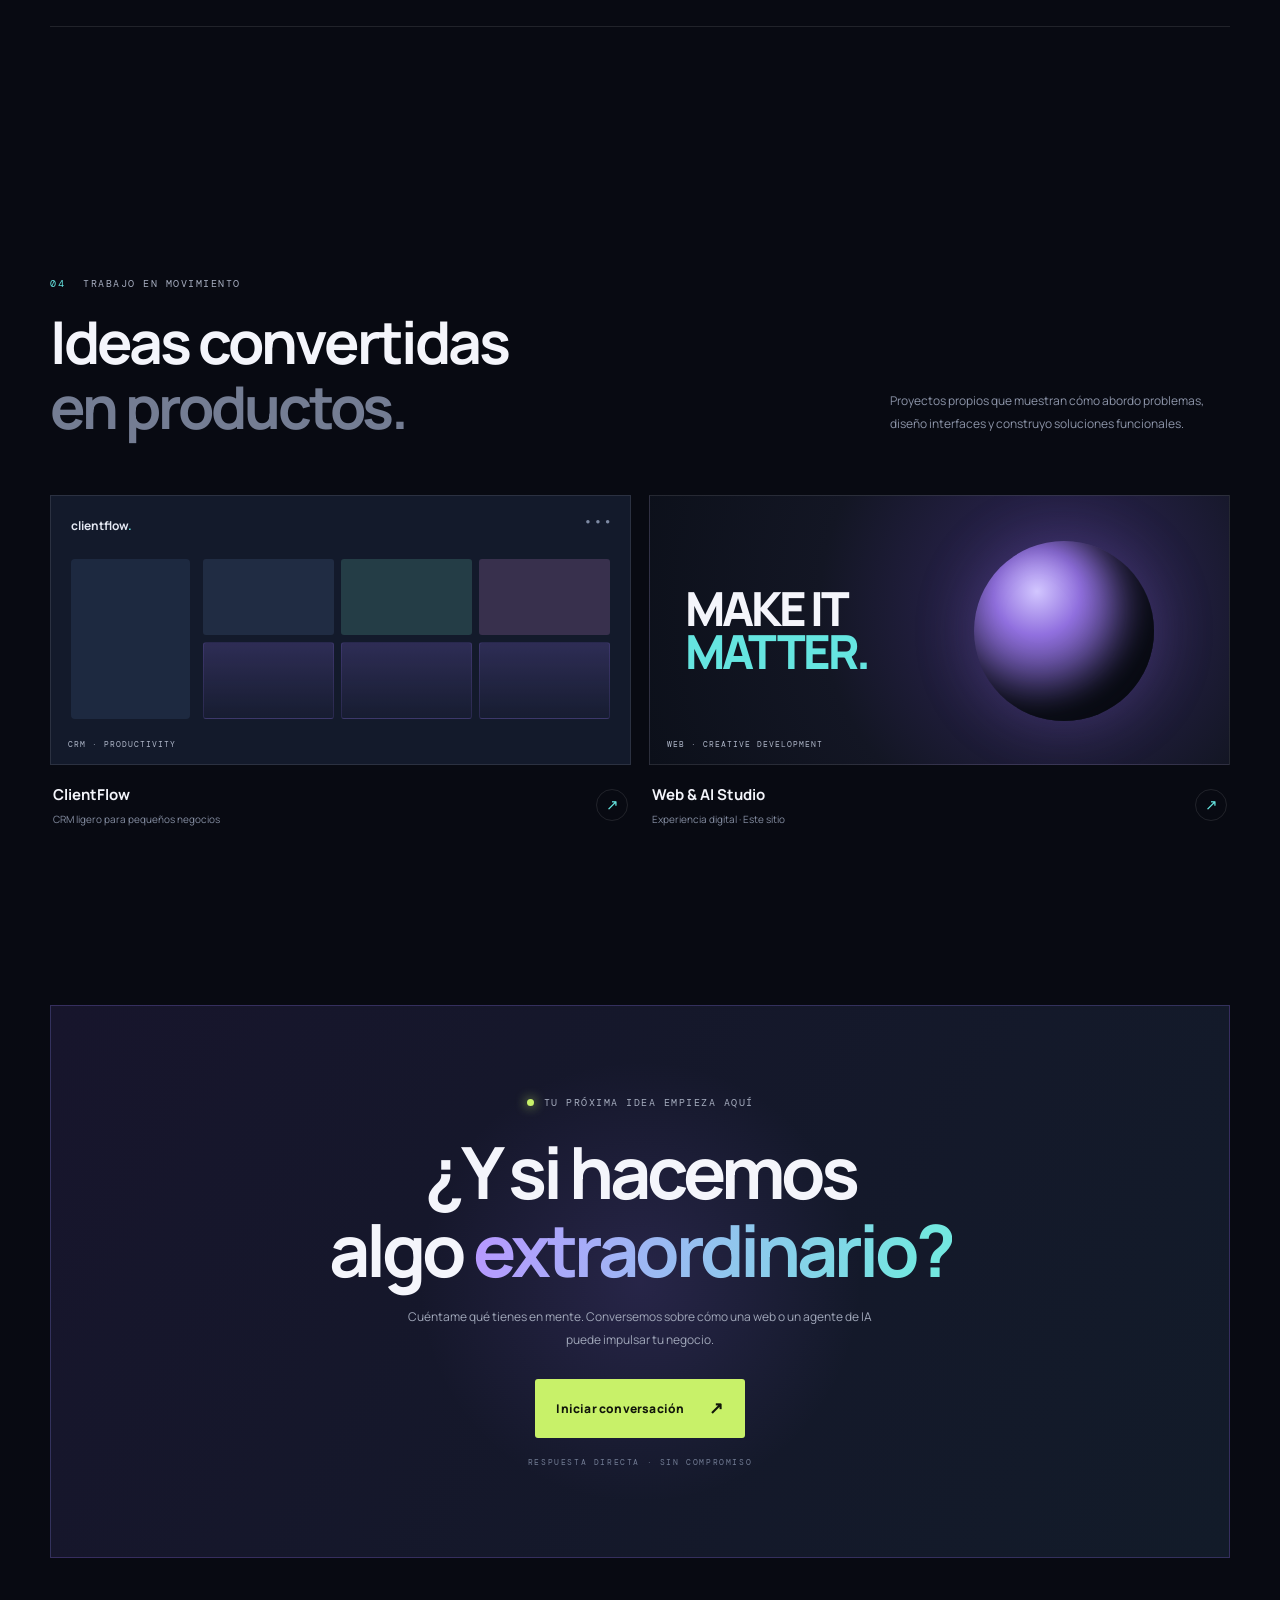
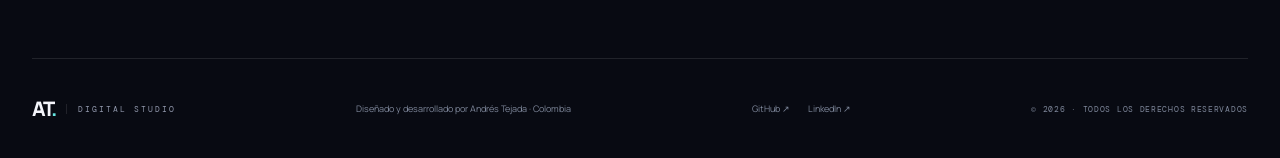
<file: studio/index.html>
<!doctype html>
<html lang="es-CO">
<head>
  <meta charset="utf-8">
  <meta name="viewport" content="width=device-width,initial-scale=1">
  <meta name="theme-color" content="#080a12">
  <meta name="description" content="Andrés Tejada: diseño y desarrollo de páginas web y agentes de inteligencia artificial personalizados para negocios.">
  <meta property="og:type" content="website">
  <meta property="og:title" content="Andrés Tejada — Web & AI Studio">
  <meta property="og:description" content="Experiencias web y automatizaciones inteligentes para negocios que quieren avanzar.">
  <title>Andrés Tejada — Web & AI Studio</title>
  <link rel="preconnect" href="https://fonts.googleapis.com">
  <link rel="preconnect" href="https://fonts.gstatic.com" crossorigin>
  <link href="https://fonts.googleapis.com/css2?family=DM+Mono:wght@400;500&family=Manrope:wght@400;500;600;700;800&display=swap" rel="stylesheet">
  <link rel="stylesheet" href="styles.css">
</head>
<body>
  <div class="noise" aria-hidden="true"></div>
  <header class="header">
    <a class="logo" href="#inicio" aria-label="Andrés Tejada, inicio"><span class="logo-mark">AT<span>.</span></span><span class="logo-caption">DIGITAL STUDIO</span></a>
    <button class="menu-toggle" aria-label="Abrir menú" aria-expanded="false"><span></span><span></span></button>
    <nav class="nav" aria-label="Navegación principal">
      <a href="#servicios">Servicios</a><a href="#proceso">Proceso</a><a href="#proyectos">Proyectos</a>
      <a class="nav-cta" href="#contacto">Hablemos <span>↗</span></a>
    </nav>
  </header>

  <main id="inicio">
    <section class="hero section-shell">
      <div class="hero-copy reveal">
        <div class="eyebrow"><span class="pulse"></span> DISPONIBLE PARA NUEVOS PROYECTOS <span class="eyebrow-line"></span> COLOMBIA · REMOTO</div>
        <h1>Ideas digitales.<br><span class="gradient-text">Resultados reales.</span></h1>
        <p class="hero-lede">Diseño experiencias web que elevan tu marca y creo agentes de IA que convierten conversaciones en oportunidades para tu negocio.</p>
        <div class="hero-actions"><a class="button button-primary" href="#contacto">Construyamos algo <span>↗</span></a><a class="text-link" href="#servicios">Explorar servicios <span>↓</span></a></div>
        <div class="hero-proof"><div class="avatar-stack"><i>W</i><i>AI</i><i>↗</i></div><span>Diseño + tecnología + automatización</span></div>
      </div>

      <div class="hero-visual reveal" aria-label="Vista conceptual de un sitio web y un asistente inteligente">
        <div class="visual-orbit orbit-one"></div><div class="visual-orbit orbit-two"></div>
        <div class="visual-glow"></div>
        <div class="browser-card">
          <div class="browser-top"><div class="window-dots"><i></i><i></i><i></i></div><span>tu-marca.com</span><span class="browser-lock">⌁</span></div>
          <div class="browser-content">
            <div class="mini-nav"><b>STUDIO<span>.</span></b><i></i><i></i><i class="mini-nav-button"></i></div>
            <div class="mini-hero"><small>HECHO PARA CRECER</small><strong>Una nueva<br>forma de <em>conectar.</em></strong><span></span><span></span><i>Descubrir ↗</i></div>
            <div class="mini-metrics"><div><b>+38%</b><small>Interacción</small></div><div><b>24/7</b><small>Atención</small></div><div><b>01</b><small>Experiencia</small></div></div>
          </div>
        </div>
        <div class="ai-card">
          <div class="ai-card-head"><div class="ai-icon">✳</div><div><b>AI assistant</b><small><span></span> Sistema activo</small></div><i class="more">···</i></div>
          <div class="chat-date">HOY · 10:42</div>
          <div class="chat-bubble user-bubble">Hola, quisiera información sobre sus servicios.</div>
          <div class="chat-bubble bot-bubble"><span class="bot-spark">✳</span> ¡Claro! Puedo ayudarte con eso. ¿Buscas una página web o quieres automatizar la atención de tu negocio?</div>
          <div class="chat-input">Escribe un mensaje… <i>↑</i></div>
          <div class="ai-foot"><span></span> DEMOSTRACIÓN DE AGENTE IA</div>
        </div>
        <div class="floating-tag tag-code"><span>⌘</span> WEB DEVELOPMENT</div>
        <div class="floating-tag tag-ai"><span>✳</span> INTELLIGENT AI</div>
      </div>
      <div class="hero-index"><span>01 / 04</span><span>DESLIZA PARA DESCUBRIR <b>↓</b></span></div>
    </section>

    <section class="ticker" aria-label="Especialidades"><div class="ticker-track"><span>WEB DESIGN</span><i>✳</i><span>FRONTEND DEVELOPMENT</span><i>✳</i><span>AI AGENTS</span><i>✳</i><span>SMART AUTOMATION</span><i>✳</i><span>WEB DESIGN</span><i>✳</i><span>FRONTEND DEVELOPMENT</span><i>✳</i><span>AI AGENTS</span><i>✳</i><span>SMART AUTOMATION</span><i>✳</i></div></section>

    <section class="services section-shell" id="servicios">
      <div class="section-heading reveal"><div><div class="eyebrow"><span class="section-number">01</span> LO QUE PUEDO HACER POR TI</div><h2>Tecnología que<br><span class="muted-title">trabaja a tu favor.</span></h2></div><p>Soluciones digitales diseñadas alrededor de tus objetivos, tus clientes y la manera en que funciona tu negocio.</p></div>
      <div class="service-grid">
        <article class="service-card service-web reveal"><div class="card-top"><span class="card-icon">↗</span><span class="card-index">01 — WEB</span></div><div class="service-art web-art"><div class="art-window"><div class="art-window-bar"><i></i><i></i><i></i></div><div class="art-layout"><div class="art-side"></div><div class="art-main"><i></i><i></i><i></i><b></b></div></div></div><span class="art-orbit"></span></div><h3>Desarrollo web</h3><p>Tu negocio merece una presencia digital profesional. Creo sitios rápidos, atractivos y pensados para transformar visitas en clientes.</p><ul><li>Landing pages y sitios corporativos</li><li>Diseño responsive y experiencia UX/UI</li><li>Optimización, SEO técnico y rendimiento</li><li>Integración con formularios y WhatsApp</li></ul><a class="card-link" href="#contacto">Hablemos de tu web <span>↗</span></a></article>
        <article class="service-card service-ai reveal"><div class="card-top"><span class="card-icon">✳</span><span class="card-index">02 — AI</span></div><div class="service-art ai-art"><div class="ai-core"><span>✳</span></div><i class="node node-a"></i><i class="node node-b"></i><i class="node node-c"></i><i class="node node-d"></i><span class="connection connection-a"></span><span class="connection connection-b"></span><span class="connection connection-c"></span><span class="connection connection-d"></span><div class="ai-label label-a">RESPONDE</div><div class="ai-label label-b">APRENDE</div><div class="ai-label label-c">CONECTA</div></div><h3>Agentes de inteligencia artificial</h3><p>Asistentes personalizados que conocen tu negocio, responden consultas y automatizan tareas para que tu equipo se enfoque en crecer.</p><ul><li>Asistentes conversacionales a medida</li><li>Atención al cliente 24/7</li><li>Integraciones con WhatsApp y web</li><li>Captura de prospectos y automatización</li></ul><a class="card-link" href="#contacto">Diseñemos tu agente <span>↗</span></a></article>
      </div>
    </section>

    <section class="manifesto"><div class="manifesto-inner section-shell reveal"><div class="eyebrow"><span class="section-number">02</span> MI ENFOQUE</div><h2>No se trata de tener<br>más tecnología. Se trata<br>de <span class="gradient-text">hacer más posible.</span></h2><p>Cada proyecto empieza entendiendo un problema real. La tecnología es el medio; el resultado para tu negocio es lo que importa.</p><div class="manifesto-stamp">BUILT<br>WITH<br><span>INTENT.</span></div></div></section>

    <section class="process section-shell" id="proceso">
      <div class="section-heading reveal"><div><div class="eyebrow"><span class="section-number">03</span> SIMPLE, CLARO Y COLABORATIVO</div><h2>De la idea al<br><span class="muted-title">siguiente nivel.</span></h2></div><p>Un proceso transparente, con comunicación directa y entregables claros en cada etapa.</p></div>
      <div class="process-list">
        <article class="process-step reveal"><span class="step-no">01</span><div><h3>Descubrimiento</h3><p>Conocemos tu negocio, tus retos y qué quieres conseguir.</p></div><span class="step-symbol">⌕</span></article>
        <article class="process-step reveal"><span class="step-no">02</span><div><h3>Estrategia y diseño</h3><p>Definimos la solución, la estructura y la experiencia ideal.</p></div><span class="step-symbol">◇</span></article>
        <article class="process-step reveal"><span class="step-no">03</span><div><h3>Desarrollo</h3><p>Construyo, integro y pruebo cada detalle contigo.</p></div><span class="step-symbol">⌘</span></article>
        <article class="process-step reveal"><span class="step-no">04</span><div><h3>Lanzamiento</h3><p>Publicamos, revisamos y dejamos todo listo para avanzar.</p></div><span class="step-symbol">↗</span></article>
      </div>
    </section>

    <section class="projects section-shell" id="proyectos">
      <div class="section-heading reveal"><div><div class="eyebrow"><span class="section-number">04</span> TRABAJO EN MOVIMIENTO</div><h2>Ideas convertidas<br><span class="muted-title">en productos.</span></h2></div><p>Proyectos propios que muestran cómo abordo problemas, diseño interfaces y construyo soluciones funcionales.</p></div>
      <div class="project-grid">
        <a class="project-card project-clientflow reveal" href="../clientflow/" target="_blank" rel="noopener noreferrer"><div class="project-preview crm-preview"><div class="crm-top"><b>clientflow<span>.</span></b><i>● ● ●</i></div><div class="crm-body"><div class="crm-sidebar"></div><div class="crm-board"><span></span><span></span><span></span><div><i></i><i></i><i></i></div></div></div><span class="preview-chip">CRM · PRODUCTIVITY</span></div><div class="project-meta"><div><h3>ClientFlow</h3><p>CRM ligero para pequeños negocios</p></div><span class="project-arrow">↗</span></div></a>
        <a class="project-card project-studio reveal" href="https://github.com/Metzeldor/Portafolio" target="_blank" rel="noopener noreferrer"><div class="project-preview studio-preview"><div class="studio-type">MAKE IT<br><em>MATTER.</em></div><div class="studio-sphere"></div><span class="preview-chip">WEB · CREATIVE DEVELOPMENT</span></div><div class="project-meta"><div><h3>Web & AI Studio</h3><p>Experiencia digital · Este sitio</p></div><span class="project-arrow">↗</span></div></a>
      </div>
    </section>

    <section class="contact-section" id="contacto"><div class="contact-box section-shell reveal"><div class="contact-orb"></div><div class="eyebrow"><span class="pulse"></span> TU PRÓXIMA IDEA EMPIEZA AQUÍ</div><h2>¿Y si hacemos<br>algo <span class="gradient-text">extraordinario?</span></h2><p>Cuéntame qué tienes en mente. Conversemos sobre cómo una web o un agente de IA puede impulsar tu negocio.</p><a class="button button-light" href="https://wa.me/573028445004?text=Hola%20Andr%C3%A9s%2C%20quiero%20hablar%20sobre%20un%20proyecto%20web%20o%20de%20IA." target="_blank" rel="noopener noreferrer">Iniciar conversación <span>↗</span></a><div class="contact-note">RESPUESTA DIRECTA · SIN COMPROMISO</div></div></section>
  </main>
  <footer class="footer"><a class="logo" href="#inicio"><span class="logo-mark">AT<span>.</span></span><span class="logo-caption">DIGITAL STUDIO</span></a><span>Diseñado y desarrollado por Andrés Tejada · Colombia</span><div><a href="https://github.com/Metzeldor" target="_blank" rel="noopener noreferrer">GitHub ↗</a><a href="https://www.linkedin.com/in/metzeldor/" target="_blank" rel="noopener noreferrer">LinkedIn ↗</a></div><small>© <span id="year"></span> · TODOS LOS DERECHOS RESERVADOS</small></footer>
  <script src="script.js"></script>
</body>
</html>
</file>
<file: clientflow/styles.css>
:root{font-family:"DM Sans",sans-serif;color:#182230;background:#f5f7fb;font-synthesis:none;text-rendering:optimizeLegibility;--ink:#182230;--muted:#7c8799;--line:#e8ecf2;--blue:#5b5ce2;--blue-dark:#494ac8;--surface:#fff;--green:#16a477;--shadow:0 8px 30px rgba(26,39,68,.045)}
*{box-sizing:border-box}body{margin:0;min-width:320px}button,input,select,textarea{font:inherit}button,a,select{ -webkit-tap-highlight-color:transparent}a{color:inherit;text-decoration:none}.app-shell{min-height:100vh}.sidebar{position:fixed;inset:0 auto 0 0;width:246px;background:#101828;color:#e7ebf4;padding:28px 18px 18px;display:flex;flex-direction:column;z-index:5}.brand{display:flex;align-items:center;gap:11px;padding:0 9px;font:800 21px Manrope,sans-serif;letter-spacing:-.8px}.brand-mark{width:34px;height:34px;border-radius:11px;background:#7778ff;display:grid;place-items:center;color:white;font-size:19px}.brand-light{color:#9299ad}.workspace-label{font-size:10px;letter-spacing:1.4px;font-weight:700;color:#707b90;margin:48px 10px 13px}.nav{display:grid;gap:6px}.nav-link{display:flex;align-items:center;gap:13px;padding:12px 13px;border-radius:9px;color:#a8b1c2;font-size:13px;font-weight:600;transition:.2s}.nav-link:hover,.nav-link.active{background:#252f45;color:white}.nav-link.active{box-shadow:inset 3px 0 #898aff}.nav-icon{width:19px;text-align:center;font-size:18px}.nav-count{margin-left:auto;background:#343f58;border-radius:20px;padding:2px 8px;font-size:10px}.sidebar-bottom{margin-top:auto}.tip-card{background:#1b2740;border:1px solid #2a3853;border-radius:12px;padding:16px;margin:0 2px 20px}.tip-icon{color:#a2a3ff;font-size:19px}.tip-card strong{display:block;font:700 12px Manrope;margin:8px 0 5px}.tip-card p{font-size:11px;line-height:1.6;color:#a8b1c2;margin:0}.profile{border-top:1px solid #2a3448;padding:18px 4px 0;display:flex;align-items:center;gap:10px}.avatar,.person-avatar{width:34px;height:34px;border-radius:50%;background:#e8e9ff;color:#5556ce;display:grid;place-items:center;font-size:11px;font-weight:700}.profile strong,.profile small{display:block}.profile strong{font-size:12px}.profile small{font-size:10px;color:#8c97aa;margin-top:3px}.profile-dots{margin-left:auto;color:#8993a7;letter-spacing:2px}.main{margin-left:246px;min-height:100vh;padding:0 42px;max-width:1700px}.topbar{height:76px;border-bottom:1px solid var(--line);display:flex;align-items:center;justify-content:space-between}.breadcrumb{font-size:12px;color:#8993a4}.breadcrumb span{padding:0 10px;color:#c0c6d0}.breadcrumb strong{color:#384456;font-weight:600}.top-actions{display:flex;align-items:center;gap:18px}.today{font-size:11px;color:#8791a1}.button{border:1px solid transparent;border-radius:7px;padding:10px 15px;font-size:12px;font-weight:700;cursor:pointer;transition:background .18s,border .18s,transform .18s}.button:active{transform:translateY(1px)}.button-primary{background:var(--blue);color:#fff}.button-primary:hover{background:var(--blue-dark)}.button-outline{background:#fff;border-color:#e3e7ef;color:#536073}.button-outline:hover{border-color:#b9bded;color:var(--blue)}.button-small{padding:9px 13px}.mobile-menu{display:none}.view{display:none;padding:36px 0 26px}.view.active-view{display:block}.page-heading{display:flex;align-items:flex-end;justify-content:space-between;gap:20px;margin-bottom:27px}.eyebrow{font-size:9px;letter-spacing:1.5px;font-weight:700;color:#9299ab;margin-bottom:8px}h1,h2,h3,p{margin-top:0}h1{font:800 27px Manrope,sans-serif;letter-spacing:-1px;margin-bottom:6px;color:#182230}.muted{color:var(--muted);font-size:12px;margin-bottom:0}.stat-grid{display:grid;grid-template-columns:repeat(4,minmax(0,1fr));gap:16px;margin-bottom:19px}.stat-card,.panel{background:var(--surface);border:1px solid var(--line);border-radius:10px;box-shadow:var(--shadow)}.stat-card{padding:18px 19px}.stat-top{display:flex;align-items:center;justify-content:space-between;color:#7d8798;font-size:11px;font-weight:600}.stat-icon{width:29px;height:29px;border-radius:8px;display:grid;place-items:center;font-size:15px}.violet{background:#f0edff;color:#7565db}.blue{background:#eaf1ff;color:#5484db}.green{background:#e7f7f0;color:#1caa79}.orange{background:#fff2e7;color:#e7984e}.stat-number{display:block;font:800 25px Manrope,sans-serif;letter-spacing:-.8px;margin:15px 0 3px}.stat-foot{font-size:10px;color:#a1a9b6}.content-grid{display:grid;grid-template-columns:1.1fr .9fr;gap:18px;margin-bottom:19px}.panel{padding:20px}.panel-heading{display:flex;justify-content:space-between;align-items:flex-start;gap:10px;margin-bottom:20px}.panel h2,.modal h2{font:700 14px Manrope,sans-serif;margin-bottom:5px}.panel-heading .muted{font-size:10px}.text-link{font-size:10px;color:var(--blue);font-weight:700;white-space:nowrap}.pipeline-summary{height:12px;display:flex;overflow:hidden;border-radius:10px;background:#edf0f5;gap:3px}.pipeline-segment{height:100%;min-width:3px;border-radius:8px}.pipeline-legend{display:grid;grid-template-columns:1fr 1fr;gap:12px;margin-top:20px}.legend-item{display:flex;align-items:center;gap:7px;font-size:10px;color:#7d8798}.legend-dot{width:7px;height:7px;border-radius:50%;flex:none}.legend-item strong{margin-left:auto;color:#384456}.recent-list{display:grid;gap:14px}.recent-item{display:flex;align-items:center;gap:10px}.recent-info{min-width:0;flex:1}.recent-info strong,.recent-info small{display:block;overflow:hidden;text-overflow:ellipsis;white-space:nowrap}.recent-info strong{font-size:11px}.recent-info small{font-size:9px;color:#9aa3b1;margin-top:3px}.recent-date{font-size:9px;color:#9aa3b1}.getting-started{display:flex;align-items:center;gap:15px;padding:17px 20px}.start-icon{width:36px;height:36px;border-radius:10px;background:#f0efff;color:var(--blue);display:grid;place-items:center;font-size:19px;flex:none}.getting-started div:nth-child(2){flex:1}.getting-started h2{margin:0 0 4px}.getting-started .muted{font-size:10px}.getting-started .button{white-space:nowrap}.app-footer{display:flex;justify-content:space-between;gap:12px;padding:23px 0 28px;color:#9aa3b1;font-size:10px}.footer-dot{color:#c3c8d1;padding:0 5px}.table-panel{padding:0;overflow:hidden}.table-toolbar{display:flex;justify-content:space-between;align-items:center;padding:16px 19px;border-bottom:1px solid var(--line);gap:12px}.search-wrap{display:flex;align-items:center;gap:9px;color:#9aa3b1;flex:1;max-width:380px}.search-wrap input{border:0;outline:0;width:100%;font-size:11px;color:var(--ink)}.search-wrap input::placeholder{color:#a6aebb}.table-toolbar select,.modal select{border:1px solid var(--line);border-radius:6px;padding:9px 11px;background:#fff;color:#5d6879;font-size:10px;max-width:100%}.table-scroll{overflow-x:auto}table{width:100%;border-collapse:collapse;white-space:nowrap}th{text-align:left;font-size:9px;letter-spacing:.7px;color:#9aa3b1;font-weight:700;background:#fbfcfe;padding:13px 16px}td{padding:13px 16px;border-top:1px solid #f0f2f6;font-size:10px;color:#687487}td:first-child{min-width:190px}.person-cell{display:flex;align-items:center;gap:9px}.person-cell strong,.person-cell small{display:block}.person-cell strong{font-size:11px;color:#354153}.person-cell small{font-size:9px;color:#a0a8b5;margin-top:3px}.status-pill{display:inline-flex;padding:4px 8px;border-radius:20px;font-size:9px;font-weight:700}.status-lead{background:#fff4e7;color:#c78635}.status-customer{background:#e8f7f0;color:#21966d}.row-actions{display:flex;gap:5px}.mini-action{border:0;background:transparent;color:#8b95a5;cursor:pointer;font-size:12px;padding:5px}.mini-action:hover{color:var(--blue)}.empty-state{text-align:center;padding:55px 20px}.empty-state>span{font-size:28px;color:#9a9af2}.empty-state strong{display:block;margin:10px 0 5px;font:700 14px Manrope}.empty-state p{font-size:11px;color:#8d97a7;margin-bottom:17px}.hidden{display:none!important}.pipeline-board{display:grid;grid-template-columns:repeat(5,minmax(170px,1fr));gap:12px;overflow-x:auto;padding-bottom:10px}.pipeline-column{background:#edf0f6;border-radius:9px;padding:11px;min-height:260px}.column-heading{display:flex;align-items:center;justify-content:space-between;padding:3px 2px 12px;font-size:10px;font-weight:700;color:#596579}.column-count{background:#fff;padding:3px 7px;border-radius:12px;color:#8b95a5;font-size:9px}.deal-card{background:#fff;border:1px solid #e6eaf1;border-radius:7px;padding:12px;margin-bottom:8px;box-shadow:0 2px 5px #18223008}.deal-card strong{display:block;font-size:11px;line-height:1.4;margin-bottom:7px}.deal-card small{font-size:9px;color:#929cab}.deal-value{font:700 12px Manrope;color:#424fc0;margin:12px 0}.deal-actions{display:flex;gap:5px;flex-wrap:wrap}.deal-actions button{border:1px solid #e7eaf1;border-radius:4px;background:#fff;color:#707b8d;padding:5px 7px;font-size:9px;cursor:pointer}.deal-actions button:hover{border-color:#a5a7ed;color:var(--blue)}.column-empty{font-size:10px;color:#a0a8b5;text-align:center;padding:28px 5px}.modal{border:0;border-radius:13px;padding:0;width:min(520px,calc(100% - 28px));box-shadow:0 24px 90px #10182845;color:var(--ink)}.modal::backdrop{background:#10182888;backdrop-filter:blur(3px)}.modal form{padding:25px}.modal-heading{display:flex;justify-content:space-between;align-items:flex-start;margin-bottom:22px}.modal-heading h2{font-size:19px}.icon-button{border:0;background:transparent;color:#7f8999;cursor:pointer;font-size:21px}.modal label{display:grid;gap:7px;font-size:10px;font-weight:700;color:#596579;margin-bottom:14px}.modal input,.modal textarea{width:100%;border:1px solid #e2e7ef;border-radius:6px;padding:10px 11px;outline:0;font-size:11px;color:var(--ink);resize:vertical}.modal input:focus,.modal textarea:focus,.modal select:focus{border-color:#8d8ef0;box-shadow:0 0 0 3px #7778ff1a}.modal input::placeholder,.modal textarea::placeholder{color:#b0b7c2}.form-row{display:grid;grid-template-columns:1fr 1fr;gap:12px}.modal-actions{display:flex;justify-content:flex-end;gap:9px;padding-top:8px}.toast{position:fixed;right:25px;bottom:24px;background:#172238;color:white;padding:12px 17px;border-radius:8px;font-size:11px;box-shadow:0 8px 25px #10182830;opacity:0;transform:translateY(10px);transition:.22s;pointer-events:none;z-index:10}.toast.show{opacity:1;transform:translateY(0)}
@media(max-width:1100px){.main{padding-inline:26px}.stat-grid{grid-template-columns:repeat(2,1fr)}.content-grid{grid-template-columns:1fr}.pipeline-board{grid-template-columns:repeat(5,190px)}}
@media(max-width:700px){.sidebar{transform:translateX(-100%);transition:transform .25s}.sidebar.open{transform:translateX(0);box-shadow:10px 0 40px #10182840}.main{margin-left:0;padding-inline:17px}.topbar{height:65px}.mobile-menu{display:block;margin-right:9px}.breadcrumb{margin-right:auto}.today{display:none}.view{padding-top:27px}.page-heading{align-items:flex-start}.page-heading h1{font-size:23px}.page-heading>.button{font-size:10px;padding:9px}.stat-grid{gap:10px}.stat-card{padding:14px}.stat-number{font-size:22px}.getting-started{align-items:flex-start;flex-wrap:wrap}.getting-started div:nth-child(2){min-width:calc(100% - 55px)}.getting-started .button{margin-left:50px}.app-footer{flex-direction:column}.table-toolbar{align-items:stretch;flex-direction:column}.search-wrap{max-width:none}.form-row{grid-template-columns:1fr;gap:0}}
@media(max-width:390px){.stat-grid{grid-template-columns:1fr 1fr}.stat-card{padding:11px}.stat-top{font-size:9px}.stat-number{font-size:20px}.page-heading{flex-direction:column}.page-heading>.button{align-self:flex-start}}
</file>
<file: studio/styles.css>
:root{--bg:#080a12;--panel:#10131f;--panel-2:#141827;--ink:#f4f5fb;--muted:#9299ad;--line:rgba(255,255,255,.1);--violet:#9a78ff;--cyan:#65e5e0;--lime:#c8f169;--font:"Manrope",sans-serif;--mono:"DM Mono",monospace;--max:1180px}
*{box-sizing:border-box}html{scroll-behavior:smooth;scroll-padding-top:90px}body{margin:0;background:var(--bg);color:var(--ink);font-family:var(--font);font-size:15px;line-height:1.7;-webkit-font-smoothing:antialiased;overflow-x:hidden}a{color:inherit;text-decoration:none}button{font:inherit}.noise{position:fixed;inset:0;z-index:10;pointer-events:none;opacity:.035;background-image:url("data:image/svg+xml,%3Csvg viewBox='0 0 180 180' xmlns='http://www.w3.org/2000/svg'%3E%3Cfilter id='n'%3E%3CfeTurbulence type='fractalNoise' baseFrequency='.9' numOctaves='3' stitchTiles='stitch'/%3E%3C/filter%3E%3Crect width='100%25' height='100%25' filter='url(%23n)' opacity='.5'/%3E%3C/svg%3E")}.section-shell{width:min(var(--max),calc(100% - 64px));margin-inline:auto}.header{height:84px;width:min(1320px,calc(100% - 64px));margin:auto;display:flex;align-items:center;justify-content:space-between;border-bottom:1px solid var(--line);position:relative;z-index:20}.logo{display:flex;align-items:center;gap:11px}.logo-mark{font-size:25px;font-weight:800;letter-spacing:-2px}.logo-mark span,.mini-nav b span,.crm-top b span{color:var(--cyan)}.logo-caption{font:10px var(--mono);letter-spacing:2px;color:var(--muted);padding-left:11px;border-left:1px solid var(--line)}.nav{display:flex;align-items:center;gap:36px}.nav>a:not(.nav-cta){font-size:12px;color:#b6bbca;transition:color .2s}.nav>a:hover{color:var(--cyan)}.nav-cta{font-size:12px;border:1px solid var(--line);padding:10px 17px;border-radius:4px}.nav-cta span{color:var(--cyan);margin-left:10px}.menu-toggle{display:none}
.hero{min-height:690px;position:relative;display:grid;grid-template-columns:1.02fr .98fr;align-items:center;gap:30px;padding-top:35px;padding-bottom:90px}.eyebrow{font:10px var(--mono);letter-spacing:1.5px;color:#a6adbf;display:flex;align-items:center;gap:10px}.pulse,.ai-card-head small span{width:7px;height:7px;border-radius:50%;background:var(--lime);box-shadow:0 0 12px var(--lime);display:inline-block}.eyebrow-line{height:1px;width:38px;background:var(--line)}h1,h2,h3,p{margin-top:0}h1{font-size:clamp(54px,6.3vw,88px);line-height:1.03;letter-spacing:-5.5px;margin:29px 0 23px;font-weight:800}.gradient-text{background:linear-gradient(105deg,#b69aff 4%,#73e7e0 92%);-webkit-background-clip:text;background-clip:text;color:transparent}.hero-lede{max-width:500px;color:#a3a9ba;font-size:15px;line-height:1.9}.hero-actions{display:flex;align-items:center;gap:28px;margin-top:32px}.button{display:inline-flex;align-items:center;gap:25px;padding:15px 21px;font-size:12px;font-weight:800;letter-spacing:.2px;border-radius:3px;transition:transform .25s,box-shadow .25s}.button:hover{transform:translateY(-3px)}.button-primary{background:var(--lime);color:#10140a;box-shadow:0 8px 30px #c8f16922}.button-primary span,.button-light span{font-size:17px}.text-link{font-size:12px;color:#d6d9e2}.text-link span{color:var(--cyan);margin-left:7px}.hero-proof{display:flex;align-items:center;gap:13px;margin-top:52px;color:#777f93;font-size:10px}.avatar-stack{display:flex;padding-left:3px}.avatar-stack i{font:9px var(--mono);font-style:normal;width:25px;height:25px;display:grid;place-items:center;border:2px solid var(--bg);border-radius:50%;margin-left:-4px;background:#222a3c;color:var(--cyan)}.avatar-stack i:nth-child(2){background:#302746;color:#c3a8ff}.avatar-stack i:nth-child(3){background:#303d25;color:var(--lime)}
.hero-visual{height:510px;position:relative;display:grid;place-items:center}.visual-glow{position:absolute;width:360px;height:360px;background:radial-gradient(circle,#7253d42e,transparent 68%);filter:blur(8px)}.visual-orbit{position:absolute;border:1px solid #9b86ff1c;border-radius:50%;transform:rotate(-24deg)}.orbit-one{width:530px;height:250px}.orbit-two{width:430px;height:350px;transform:rotate(52deg)}.browser-card{width:390px;position:absolute;top:65px;left:15px;background:#f2f3f8;color:#171b2b;border-radius:8px;overflow:hidden;box-shadow:0 25px 80px #0008;transform:rotate(-5deg);z-index:2}.browser-top{height:32px;background:#e2e5ed;display:flex;align-items:center;justify-content:space-between;padding:0 12px;color:#7e8494;font:8px var(--mono)}.window-dots{display:flex;gap:4px}.window-dots i,.art-window-bar i{width:6px;height:6px;border-radius:50%;background:#b3b8c4}.window-dots i:first-child{background:#f28b83}.window-dots i:nth-child(2){background:#f6c86a}.window-dots i:nth-child(3){background:#83c99a}.browser-content{padding:15px 20px 18px}.mini-nav{display:flex;align-items:center;gap:17px;font-size:7px}.mini-nav b{font-size:11px;margin-right:auto;letter-spacing:-.5px}.mini-nav i{width:22px;height:3px;background:#c6cad4;border-radius:4px}.mini-nav .mini-nav-button{width:48px;height:14px;background:#252d45}.mini-hero{margin-top:25px;background:#dfe8e8;padding:20px 19px 17px;position:relative;overflow:hidden}.mini-hero small{font:6px var(--mono);letter-spacing:1.4px;color:#53656b}.mini-hero strong{display:block;font-size:35px;line-height:.98;letter-spacing:-2px;margin:11px 0}.mini-hero em{font-style:normal;color:#4c7d7c}.mini-hero>span{display:block;height:4px;width:90px;background:#b3c3c1;margin-top:5px}.mini-hero>span:nth-of-type(2){width:62px}.mini-hero>i{display:inline-block;margin-top:13px;background:#293d3e;color:white;padding:7px 12px;font:7px var(--mono);font-style:normal}.mini-metrics{display:flex;gap:40px;padding:14px 4px 0}.mini-metrics div{display:flex;flex-direction:column}.mini-metrics b{font-size:15px;letter-spacing:-1px}.mini-metrics small{font-size:7px;color:#7b8190}.ai-card{position:absolute;right:0;bottom:34px;width:286px;padding:15px;background:#141a2a;border:1px solid #b9a2ff35;border-radius:8px;z-index:4;box-shadow:0 20px 65px #0009;transform:rotate(4deg)}.ai-card-head{display:flex;align-items:center;gap:9px;padding-bottom:13px;border-bottom:1px solid var(--line)}.ai-icon{width:29px;height:29px;display:grid;place-items:center;background:#9b7aff22;color:#c2aaff;border-radius:6px;font-size:17px}.ai-card-head b{display:block;font-size:10px}.ai-card-head small{display:block;font-size:8px;color:#8d96aa}.ai-card-head small span{width:5px;height:5px;margin-right:3px}.more{margin-left:auto;color:#a1a8b8}.chat-date{text-align:center;color:#657087;font:7px var(--mono);margin:13px 0}.chat-bubble{font-size:9px;line-height:1.6;padding:9px 11px;border-radius:6px;margin-bottom:9px;max-width:95%}.user-bubble{background:#272b40;margin-left:auto;color:#d9dcea}.bot-bubble{background:#20283a;color:#c7cede;border:1px solid #303b53}.bot-spark{color:var(--cyan);margin-right:4px}.chat-input{border:1px solid #30394c;color:#788197;border-radius:4px;padding:8px;font-size:8px;display:flex;justify-content:space-between}.chat-input i{font-style:normal;background:var(--lime);color:#10140a;padding:1px 5px;border-radius:3px}.ai-foot{font:7px var(--mono);color:#7c879e;letter-spacing:1px;margin-top:10px}.ai-foot span{display:inline-block;width:5px;height:5px;border-radius:50%;background:var(--cyan);margin-right:4px}.floating-tag{position:absolute;z-index:5;background:#171d2c;border:1px solid var(--line);padding:9px 12px;font:8px var(--mono);letter-spacing:.8px;box-shadow:0 9px 30px #0006}.floating-tag span{color:var(--cyan);margin-right:5px}.tag-code{top:35px;right:10px}.tag-ai{bottom:12px;left:5px}.hero-index{position:absolute;bottom:27px;left:0;right:0;display:flex;justify-content:space-between;color:#687187;font:9px var(--mono);letter-spacing:1px}.hero-index b{color:var(--cyan);font-size:14px;margin-left:8px}
.ticker{overflow:hidden;border-block:1px solid var(--line);background:#0d101b;padding:17px 0}.ticker-track{display:flex;align-items:center;justify-content:space-around;gap:35px;min-width:1000px;font:10px var(--mono);letter-spacing:2px;color:#a2a9bb}.ticker-track i{color:var(--cyan);font-style:normal;font-size:15px}
.services,.process,.projects{padding-top:125px;padding-bottom:125px}.section-heading{display:flex;justify-content:space-between;align-items:end;gap:35px;margin-bottom:55px}.section-number{color:var(--cyan);margin-right:8px}.section-heading h2{font-size:clamp(38px,4.8vw,59px);letter-spacing:-3px;line-height:1.1;margin:20px 0 0}.muted-title{color:#747d93}.section-heading>p{max-width:340px;color:#8d95a9;font-size:12px;line-height:1.9;margin-bottom:4px}.service-grid{display:grid;grid-template-columns:1fr 1fr;gap:17px}.service-card{border:1px solid var(--line);background:linear-gradient(145deg,#111625,#0d111c);padding:27px 30px 30px;position:relative;overflow:hidden;transition:border-color .3s,transform .3s}.service-card:hover{border-color:#8e7ae866;transform:translateY(-5px)}.card-top{display:flex;align-items:center;justify-content:space-between}.card-icon{width:36px;height:36px;display:grid;place-items:center;border:1px solid #9b7aff55;color:#b9a2ff;font-size:18px}.service-ai .card-icon{color:var(--cyan);border-color:#65e5e055}.card-index{font:9px var(--mono);color:#778096;letter-spacing:1px}.service-art{height:180px;position:relative;display:grid;place-items:center;overflow:hidden}.web-art:before{content:"";position:absolute;width:220px;height:120px;background:#9a78ff19;filter:blur(30px)}.art-window{width:220px;height:125px;background:#171e30;border:1px solid #8e7ae855;border-radius:5px;transform:perspective(500px) rotateY(-12deg) rotateX(5deg);box-shadow:0 18px 35px #0008;z-index:1}.art-window-bar{height:17px;border-bottom:1px solid var(--line);display:flex;align-items:center;gap:4px;padding-left:8px}.art-window-bar i{width:4px;height:4px}.art-layout{display:flex;height:calc(100% - 17px);padding:10px;gap:10px}.art-side{width:28%;background:linear-gradient(#8c73e8,#353052);opacity:.65}.art-main{flex:1;padding-top:5px}.art-main i{display:block;width:80%;height:5px;background:#606b84;margin:0 0 7px}.art-main i:first-child{width:55%;height:11px;background:#b3a0ff}.art-main i:nth-child(3){width:65%}.art-main b{display:block;width:40px;height:17px;background:var(--cyan);margin-top:10px}.art-orbit{position:absolute;width:270px;height:80px;border:1px solid #9b7aff4d;border-radius:50%;transform:rotate(-25deg)}.ai-art{background:radial-gradient(circle,#65e5e012,transparent 65%)}.ai-core{width:68px;height:68px;display:grid;place-items:center;border-radius:50%;background:linear-gradient(145deg,#1c3d4a,#17263b);border:1px solid #65e5e099;box-shadow:0 0 45px #65e5e033;z-index:2}.ai-core span{font-size:32px;color:var(--cyan);text-shadow:0 0 15px #65e5e0}.node{position:absolute;width:12px;height:12px;border:1px solid var(--cyan);background:#142a34;border-radius:50%;z-index:2}.node-a{top:34px;left:28%}.node-b{top:48px;right:24%}.node-c{bottom:30px;left:35%}.node-d{bottom:43px;right:31%}.connection{position:absolute;width:90px;height:1px;background:linear-gradient(90deg,transparent,#65e5e099,transparent)}.connection-a{top:67px;left:25%;transform:rotate(24deg)}.connection-b{top:72px;right:19%;transform:rotate(-25deg)}.connection-c{bottom:62px;left:27%;transform:rotate(-18deg)}.connection-d{bottom:70px;right:20%;transform:rotate(18deg)}.ai-label{position:absolute;font:7px var(--mono);letter-spacing:1px;color:#7f9c9f}.label-a{top:18px;left:39%}.label-b{bottom:14px;left:49%}.label-c{right:9%;top:50%}.service-card h3{font-size:22px;letter-spacing:-.8px;margin:5px 0 11px}.service-card>p{color:#9199ac;font-size:12px;line-height:1.9;max-width:470px;min-height:48px}.service-card ul{list-style:none;padding:13px 0 18px;margin:0;border-top:1px solid var(--line)}.service-card li{font-size:11px;color:#b4bac9;padding:5px 0}.service-card li:before{content:"↗";color:var(--cyan);margin-right:10px}.card-link{display:flex;justify-content:space-between;align-items:center;border-top:1px solid var(--line);padding-top:16px;font-size:11px;font-weight:700}.card-link span{color:var(--cyan);font-size:16px}
.manifesto{background:#0e1220;border-block:1px solid var(--line);overflow:hidden}.manifesto-inner{padding-top:105px;padding-bottom:110px;position:relative}.manifesto h2{font-size:clamp(43px,6.2vw,77px);letter-spacing:-4.8px;line-height:1.08;margin:32px 0 24px}.manifesto p{max-width:480px;color:#929bad;font-size:13px;line-height:1.9}.manifesto-stamp{position:absolute;right:8%;top:50%;transform:translateY(-50%) rotate(9deg);width:155px;height:155px;border:1px solid #9b7aff65;border-radius:50%;display:grid;align-content:center;text-align:center;font:11px/1.5 var(--mono);letter-spacing:3px;color:#aab0c2;box-shadow:0 0 60px #9b7aff12}.manifesto-stamp span{color:var(--cyan)}
.process-list{border-top:1px solid var(--line)}.process-step{display:grid;grid-template-columns:100px 1fr 50px;align-items:center;padding:24px 8px;border-bottom:1px solid var(--line);transition:padding .25s,background .25s}.process-step:hover{padding-left:18px;background:#ffffff04}.step-no{font:11px var(--mono);color:var(--cyan)}.process-step h3{font-size:17px;margin:0 0 4px;letter-spacing:-.4px}.process-step p{font-size:11px;color:#8992a7;margin:0}.step-symbol{justify-self:end;color:#9b7aff;font-size:25px}
.project-grid{display:grid;grid-template-columns:1fr 1fr;gap:18px}.project-card{min-width:0}.project-preview{height:270px;position:relative;overflow:hidden;border:1px solid var(--line);transition:border-color .25s}.project-card:hover .project-preview{border-color:#9a78ff99}.crm-preview{background:#131a2b;padding:20px}.crm-top{display:flex;justify-content:space-between;color:#e5e9f3;font-size:12px}.crm-top i{font:8px var(--mono);color:#7e8aa3}.crm-body{display:flex;gap:13px;margin-top:23px;height:160px}.crm-sidebar{width:22%;background:#1d2940;border-radius:4px}.crm-board{flex:1;display:grid;grid-template-columns:repeat(3,1fr);gap:7px}.crm-board>span{background:#202c43;border-radius:3px}.crm-board>span:nth-child(2){background:#243d46}.crm-board>span:nth-child(3){background:#38304d}.crm-board div{grid-column:1/4;display:flex;gap:7px}.crm-board div i{flex:1;background:linear-gradient(#9b7aff33,#9b7aff08);border:1px solid #9b7aff22;border-radius:3px}.preview-chip{position:absolute;bottom:15px;left:17px;font:8px var(--mono);letter-spacing:1px;color:#aeb6c8}.studio-preview{background:radial-gradient(circle at 70% 40%,#31275c,#131624 54%,#0c101a);display:flex;align-items:center;padding:35px}.studio-type{font-size:47px;line-height:.92;letter-spacing:-3px;font-weight:800;z-index:2}.studio-type em{font-style:normal;color:var(--cyan)}.studio-sphere{position:absolute;width:180px;height:180px;border-radius:50%;right:13%;top:17%;background:radial-gradient(circle at 35% 28%,#d2c6ff,#9170df 25%,#39315f 60%,#131624 72%);box-shadow:inset -25px -20px 45px #080a12,0 0 60px #9272e044}.project-meta{display:flex;align-items:center;justify-content:space-between;padding:17px 3px}.project-meta h3{font-size:15px;margin:0 0 4px}.project-meta p{font-size:10px;color:#858ea2;margin:0}.project-arrow{width:32px;height:32px;border:1px solid var(--line);display:grid;place-items:center;border-radius:50%;color:var(--cyan);transition:background .2s}.project-card:hover .project-arrow{background:#65e5e01c}
.contact-section{padding:35px 0 100px}.contact-box{background:linear-gradient(120deg,#17152c,#121b29);border:1px solid #9a78ff3d;text-align:center;padding:90px 25px;position:relative;overflow:hidden}.contact-box>*:not(.contact-orb){position:relative;z-index:2}.contact-box .eyebrow{justify-content:center}.contact-box h2{font-size:clamp(43px,6vw,72px);letter-spacing:-4px;line-height:1.08;margin:24px 0 17px}.contact-box>p{max-width:490px;margin:0 auto 28px;color:#a0a7b9;font-size:12px;line-height:1.9}.button-light{background:var(--lime);color:#11160a}.contact-note{font:8px var(--mono);letter-spacing:1.6px;color:#727c94;margin-top:19px}.contact-orb{position:absolute;width:460px;height:460px;border-radius:50%;background:radial-gradient(circle,#8064d52c,transparent 68%);left:50%;top:50%;transform:translate(-50%,-50%)}.footer{width:min(1320px,calc(100% - 64px));margin:auto;min-height:100px;display:flex;align-items:center;justify-content:space-between;gap:20px;border-top:1px solid var(--line);color:#7e879a;font-size:9px}.footer .logo-mark{font-size:20px;color:var(--ink)}.footer .logo-caption{font-size:8px}.footer>div{display:flex;gap:18px}.footer a:hover{color:var(--cyan)}.footer small{font:8px var(--mono);letter-spacing:.7px}
.reveal{opacity:0;transform:translateY(22px);transition:opacity .7s ease,transform .7s ease}.reveal.is-visible{opacity:1;transform:translateY(0)}
@media(max-width:900px){.hero{grid-template-columns:1fr;padding-top:65px;gap:5px}.hero-copy{max-width:700px}.hero-visual{height:490px;width:min(600px,100%);margin:0 auto}.hero-index{bottom:15px}.section-heading{align-items:start;flex-direction:column;gap:16px}.section-heading>p{max-width:520px}.manifesto-stamp{right:4%;opacity:.6}.footer{flex-wrap:wrap;padding:22px 0}.footer>span{order:3;width:100%}}
@media(max-width:620px){.section-shell{width:calc(100% - 38px)}.header{width:calc(100% - 38px);height:72px}.menu-toggle{display:flex;flex-direction:column;gap:5px;background:none;border:0;padding:10px;z-index:22}.menu-toggle span{width:22px;height:1px;background:var(--ink);transition:transform .2s}.menu-toggle[aria-expanded=true] span:first-child{transform:translateY(3px) rotate(45deg)}.menu-toggle[aria-expanded=true] span:last-child{transform:translateY(-3px) rotate(-45deg)}.nav{display:none;position:absolute;top:71px;left:-19px;right:-19px;background:#101522;border-bottom:1px solid var(--line);padding:22px;flex-direction:column;align-items:stretch;gap:18px}.nav.open{display:flex}.nav>a:not(.nav-cta){font-size:14px}.nav-cta{text-align:center}.logo-mark{font-size:22px}.logo-caption{font-size:8px;letter-spacing:1.3px}.hero{padding-top:52px;padding-bottom:70px;min-height:auto}h1{font-size:clamp(47px,12vw,67px);letter-spacing:-3.5px;margin-top:24px}.eyebrow{font-size:8px;letter-spacing:1px}.hero-lede{font-size:13px}.hero-actions{gap:17px;flex-wrap:wrap}.button{padding:14px 16px;gap:14px}.hero-proof{margin-top:32px}.hero-visual{height:390px;transform:scale(.9);transform-origin:top center;margin-bottom:-25px}.browser-card{width:300px;left:0;top:47px}.browser-content{padding:12px 14px}.mini-hero{margin-top:17px;padding:15px}.mini-hero strong{font-size:28px}.mini-metrics{gap:25px}.ai-card{width:235px;right:-3px;bottom:20px;padding:11px}.floating-tag{font-size:7px}.tag-code{right:-5px;top:12px}.tag-ai{left:-3px;bottom:0}.orbit-one{width:350px}.orbit-two{width:310px}.hero-index{font-size:7px}.ticker-track{gap:22px}.ticker-track span{font-size:8px}.services,.process,.projects{padding-top:82px;padding-bottom:82px}.section-heading{margin-bottom:35px}.section-heading h2{font-size:43px;letter-spacing:-2.5px}.section-heading>p{font-size:11px}.service-grid,.project-grid{grid-template-columns:1fr}.service-card{padding:22px}.service-art{height:160px}.service-card h3{font-size:20px}.service-card>p{min-height:0}.manifesto-inner{padding-top:78px;padding-bottom:90px}.manifesto h2{font-size:clamp(40px,10vw,58px);letter-spacing:-3px}.manifesto p{font-size:11px;max-width:85%}.manifesto-stamp{width:95px;height:95px;font-size:8px;letter-spacing:1px;right:0;top:75%;opacity:.45}.process-step{grid-template-columns:48px 1fr 28px;padding:20px 0}.process-step h3{font-size:14px}.process-step p{font-size:10px}.step-symbol{font-size:20px}.project-preview{height:220px}.studio-type{font-size:40px}.studio-sphere{width:145px;height:145px}.contact-section{padding:10px 0 65px}.contact-box{padding:68px 18px}.contact-box h2{font-size:47px;letter-spacing:-3px}.contact-box>p{font-size:11px}.footer{width:calc(100% - 38px);padding:22px 0;gap:15px}.footer>span{font-size:9px}.footer small{width:100%}}
@media(prefers-reduced-motion:reduce){html{scroll-behavior:auto}.reveal{opacity:1;transform:none;transition:none}*,*::before,*::after{animation-duration:.01ms!important;animation-iteration-count:1!important;transition-duration:.01ms!important}}
</file>
